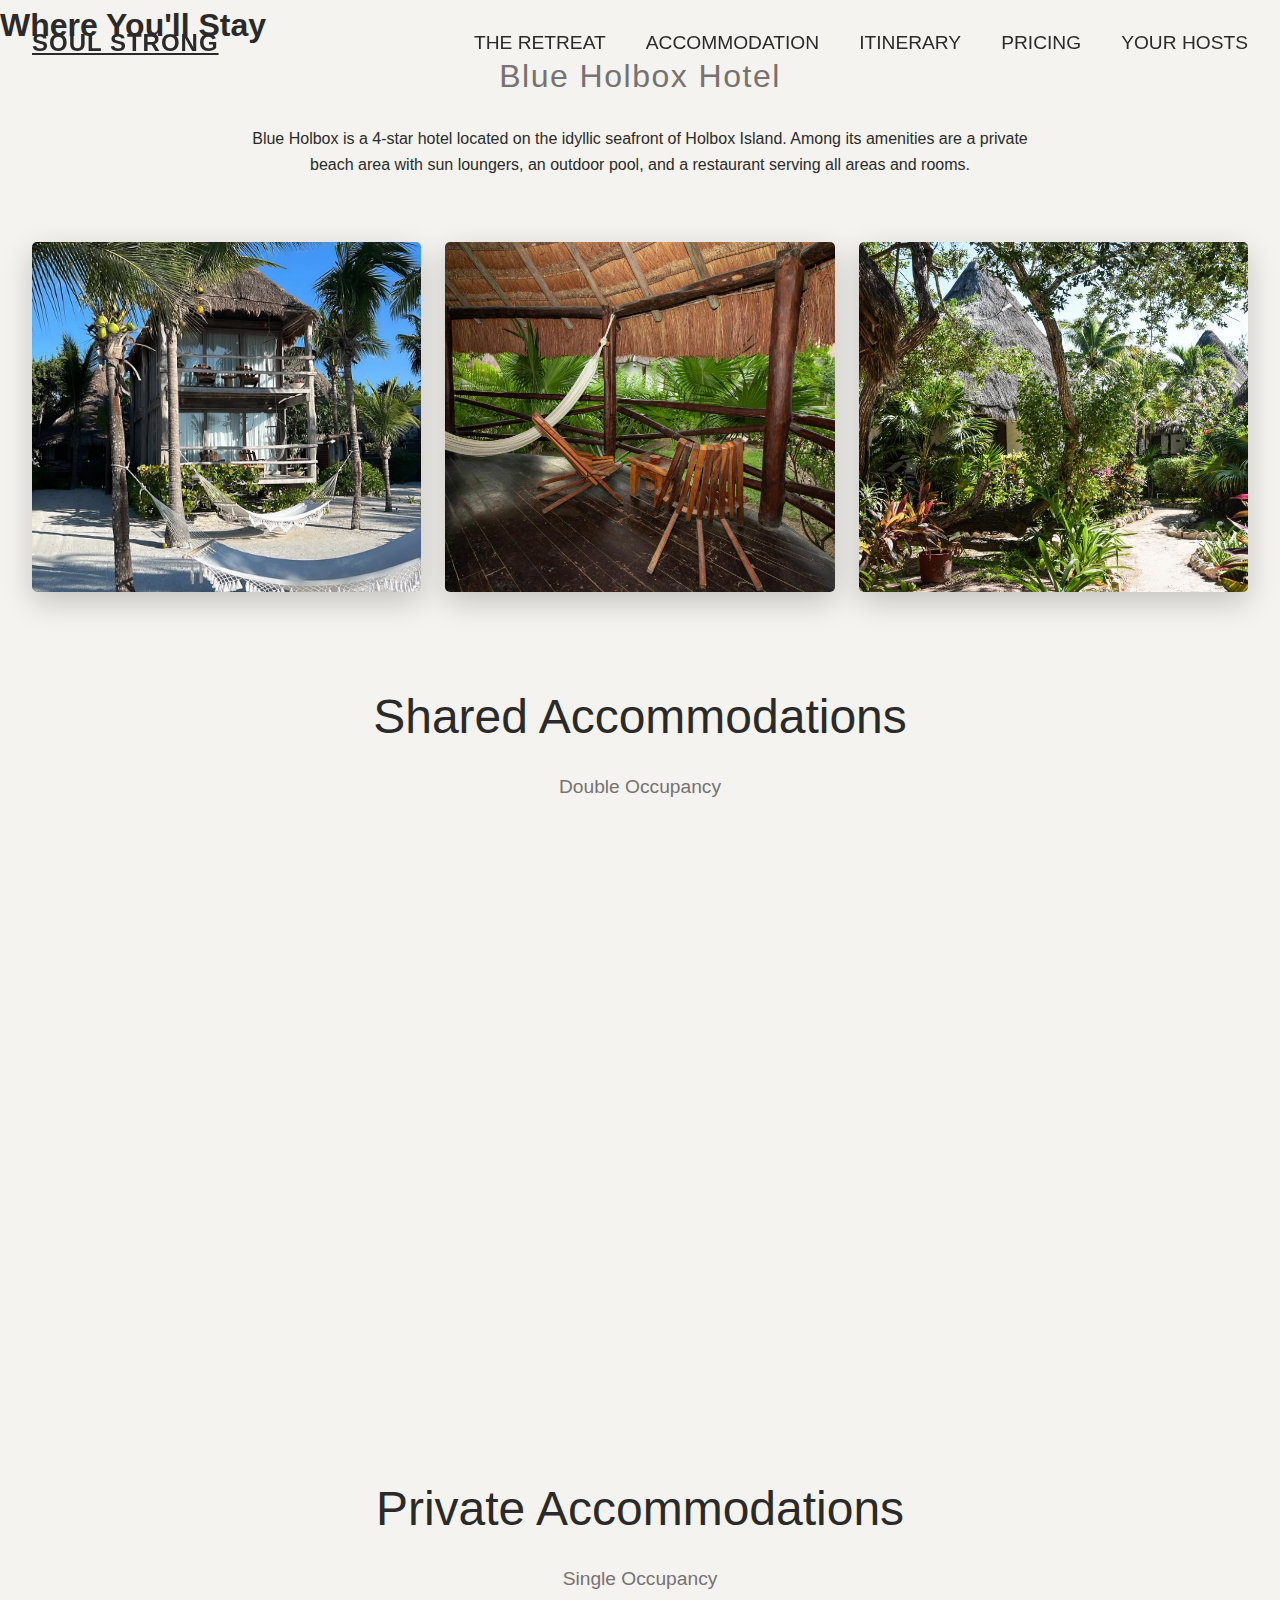
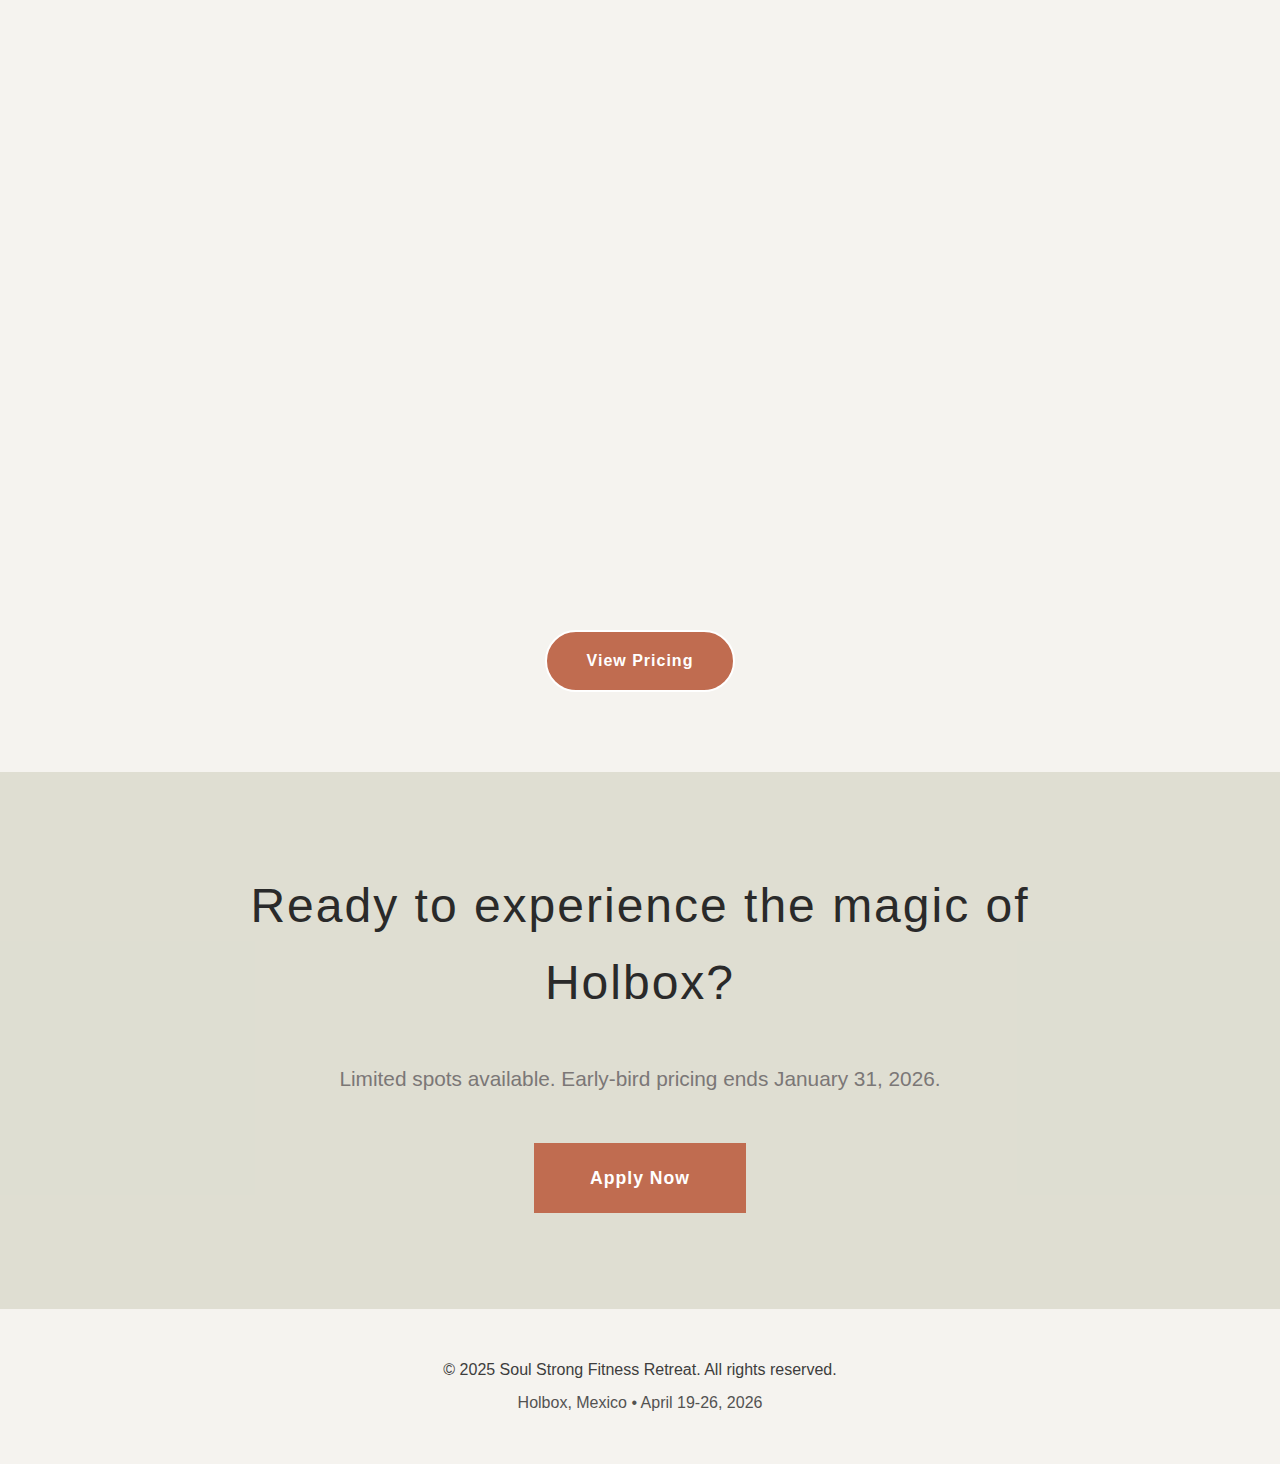
<file: src/html/accommodation.html>
<!DOCTYPE html>
<html lang="en">
<head>
    <meta charset="UTF-8">
    <meta name="viewport" content="width=device-width, initial-scale=1.0">
    <title>Your Hosts - Soul Strong Retreat</title>
    <link rel="stylesheet" href="../css/styles.css">
    <link rel="stylesheet" href="../css/accommodation.css">
</head>

<body>
    <!-- Header -->
    <nav id="navbar">
        <div class="nav-container">
            <a class="nav-logo" href="retreat.html">SOUL STRONG</a>
            <button class="mobile-menu-toggle" id="mobileMenuToggle">☰</button>
            <ul class="nav-links" id="navLinks">
                <li><a href="retreat.html">THE RETREAT</a></li>
                <li><a href="accommodation.html">ACCOMMODATION</a></li>
                <li><a href="itinerary.html">ITINERARY</a></li>
                <li><a href="pricing.html">PRICING</a></li>
                <li><a href="hosts.html">YOUR HOSTS</a></li>
            </ul>
        </div>
    </nav>

    <div class="page">
        <div class="page-hero">
            <h1>Where You'll Stay</h1>
            <p class="hotel-name">Blue Holbox Hotel</p>
            <p class="hotel-description">Blue Holbox is a 4-star hotel located on the idyllic seafront of Holbox Island. Among its amenities are a private beach area with sun loungers, an outdoor pool, and a restaurant serving all areas and rooms.</p>
        </div>

        <section class="accommodation-section" id="accommodation">
            <div class="container">
                <div class="photo-grid">
                    <div class="photo-item">
                        <img src="/assets/hotel3.jpg" alt="Blue Holbox hotel beach">
                    </div>

                    <div class="photo-item">
                        <img src="/assets/hotel4.jpg" alt="Blue Holbox hotel beach">
                    </div>

                    <div class="photo-item">
                        <img src="/assets/hotel1.jpg" alt="Blue Holbox hotel bungalows">
                    </div>
                </div>

                <!-- Shared Accommodations -->
                <div class="accommodation-type-section">
                    <h2 class="section-title">Shared Accommodations</h2>
                    <p class="section-subtitle">Double Occupancy</p>
                    
                    <div class="room-cards">
                        <!-- Bungalow Room -->
                        <div class="room-card">
                            <div class="room-header">
                                <h3>Bungalow with Garden View</h3>
                            </div>
                            
                            <!-- Room Photos -->
                            <div class="room-photos">
                                <div class="room-photo-item">
                                    <img src="/assets/roomA1.jpg" alt="Bungalow bedroom" class="clickable-photo">
                                </div>
                                <div class="room-photo-item">
                                    <img src="/assets/roomA2.jpg" alt="Bungalow outdoor view" class="clickable-photo">
                                </div>
                                <div class="room-photo-item">
                                    <img src="/assets/roomA3.jpg" alt="Bungalow balcony" class="clickable-photo">
                                </div>
                            </div>

                            <div class="room-body">
                                <p class="bed-info">2 Queen Beds</p>
                                <p>The pool with a view is a top feature of this bungalow. Boasting a private entrance, this air-conditioned bungalow comes with 2 queen beds and 1 bathroom with a shower and a hairdryer. The unit has a mini-bar, a balcony with garden views and free wifi.</p>
                            </div>
                        </div>
                    </div>
                </div>

                <!-- Private Accommodations -->
                <div class="accommodation-type-section">
                    <h2 class="section-title">Private Accommodations</h2>
                    <p class="section-subtitle">Single Occupancy</p>
                    
                    <div class="room-cards">
                        <!-- Standard King Room -->
                        <div class="room-card">
                            <div class="room-header">
                                <h3>Standard King Room</h3>
                            </div>
                            
                            <!-- Room Photos -->
                            <div class="room-photos">
                                <div class="room-photo-item">
                                    <img src="/assets/roomB1.jpg" alt="Standard King Room" class="clickable-photo">
                                </div>
                                <div class="room-photo-item">
                                    <img src="/assets/roomB2.jpg" alt="Standard King Room" class="clickable-photo">
                                </div>
                                <div class="room-photo-item">
                                    <img src="/assets/roomB3.jpg" alt="Standard King Room" class="clickable-photo">
                                </div>
                            </div>

                            <div class="room-body">
                                <p class="bed-info">1 King Bed</p>
                                <p>The double room offers air conditioning, a private entrance, a terrace with garden views as well as a private bathroom, mini-bar and free wifi. The unit has 1 bed.</p>
                            </div>
                        </div>

                        <!-- King Room with Sea View -->
                        <div class="room-card">
                            <div class="room-header">
                                <h3>King Room with Sea View</h3>
                            </div>
                            
                            <!-- Room Photos -->
                            <div class="room-photos">
                                <div class="room-photo-item">
                                    <img src="/assets/roomC1.jpg" alt="Sea View King Room" class="clickable-photo">
                                </div>
                                <div class="room-photo-item">
                                    <img src="/assets/roomC2.jpg" alt="Sea View King Room" class="clickable-photo">
                                </div>
                                <div class="room-photo-item">
                                    <img src="/assets/roomB3.jpg" alt="Sea View King Room" class="clickable-photo">
                                </div>
                            </div>

                            <div class="room-body">
                                <p class="bed-info">1 King Bed</p>
                                <p>The double room offers air conditioning, a private entrance, a terrace with sea views as well as a private bathroom, mini-bar and free wifi. The unit has 1 bed.</p>
                            </div>
                        </div>
                    </div>
                </div>          
            
                <div style="text-align: center; margin-top: 3rem;">
                    <a href="pricing.html" class="pricing-btn">View Pricing</a>
                </div>
            </div>
        </section>

            <!-- Lightbox Modal -->
        <div id="lightbox" class="lightbox">
            <span class="lightbox-close">&times;</span>
            <img class="lightbox-content" id="lightbox-img">
            <div class="lightbox-caption" id="lightbox-caption"></div>
            <button class="lightbox-prev">&#10094;</button>
            <button class="lightbox-next">&#10095;</button>
        </div>
    </div>

    <section class="cta">
        <div class="cta-content">
            <h2 class="section-title">Ready to experience the magic of Holbox?</h2>
            <p class="section-subtitle">Limited spots available. Early-bird pricing ends January 31, 2026.</p>
            <a href="https://forms.gle/woLL6jXxhSYoFg6y8" target="_blank" class="btn">Apply Now</a>
        </div>
    </section>

    <footer>
        <p>&copy; 2025 Soul Strong Fitness Retreat. All rights reserved.</p>
        <p style="margin-top: 0.5rem; opacity: 0.8;">Holbox, Mexico • April 19-26, 2026</p>
    </footer>

    <script src="../js/main.js"></script>
    
</body>
</file>
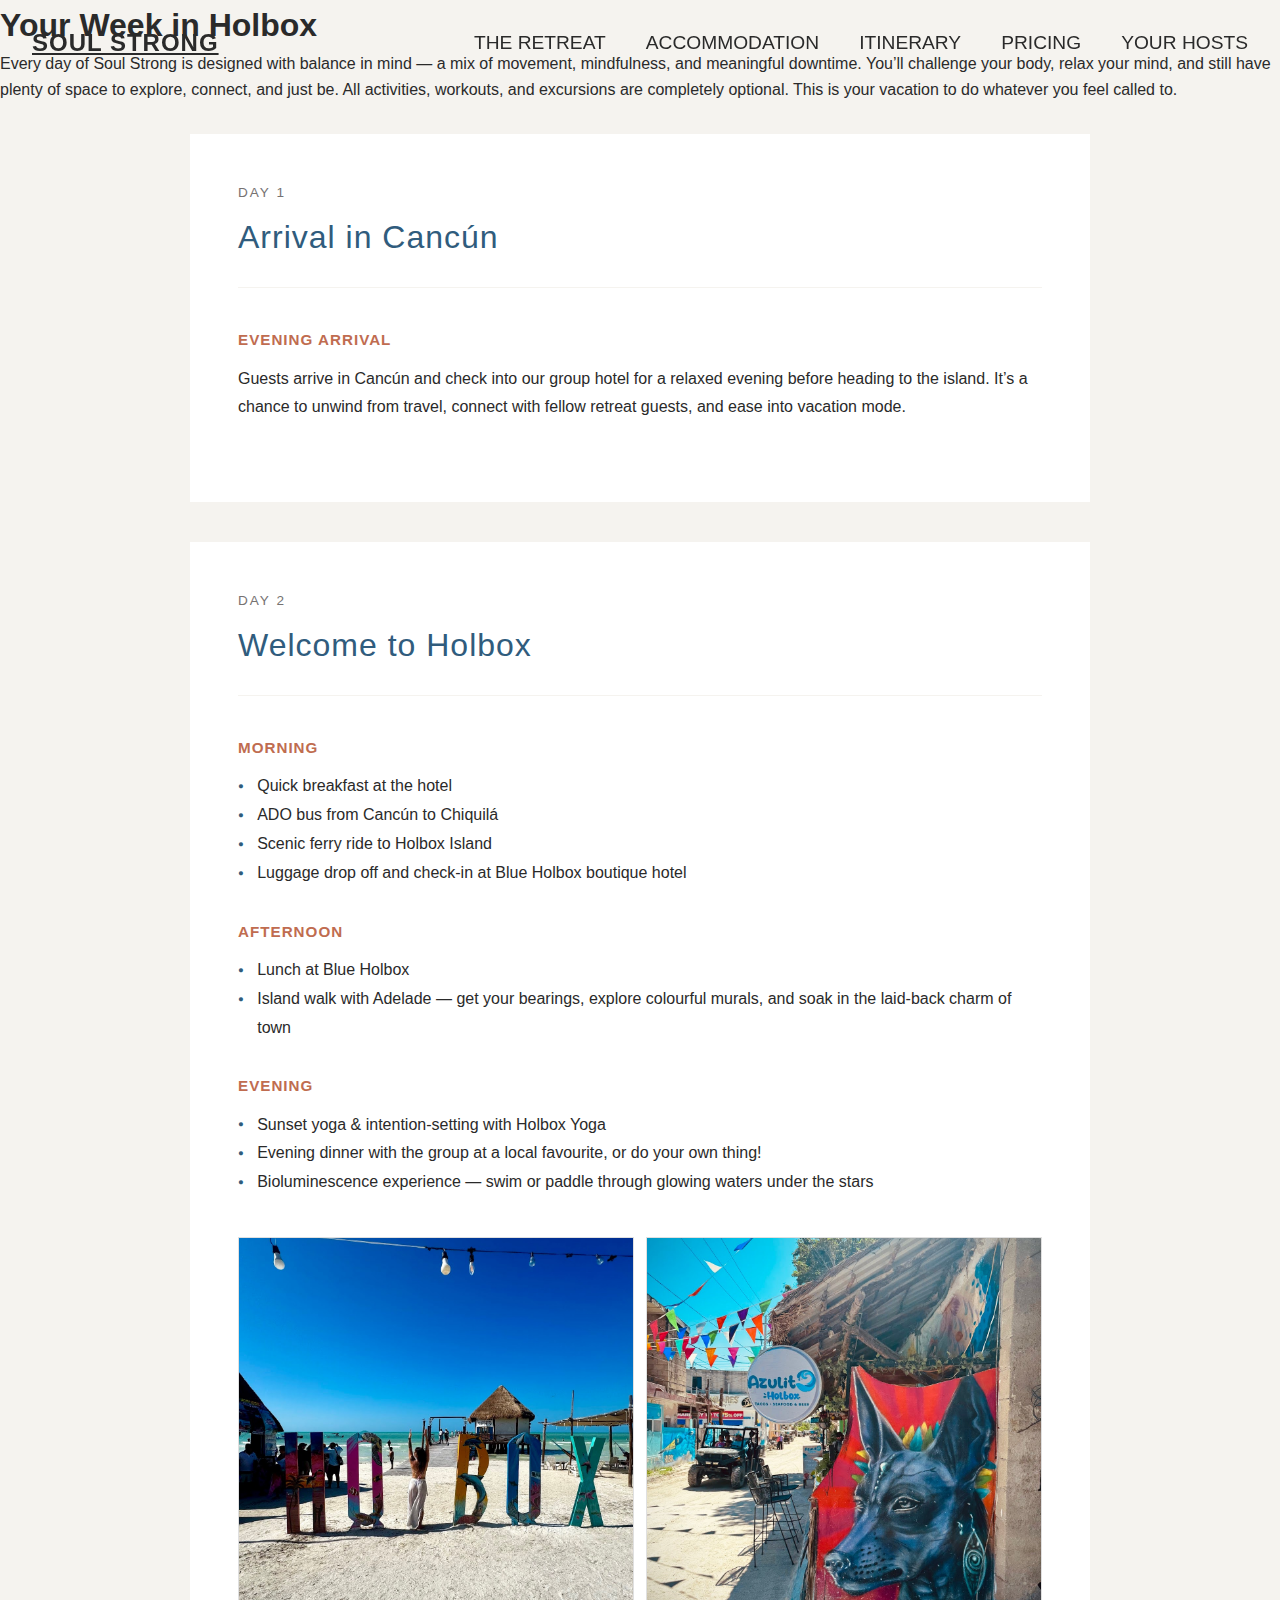
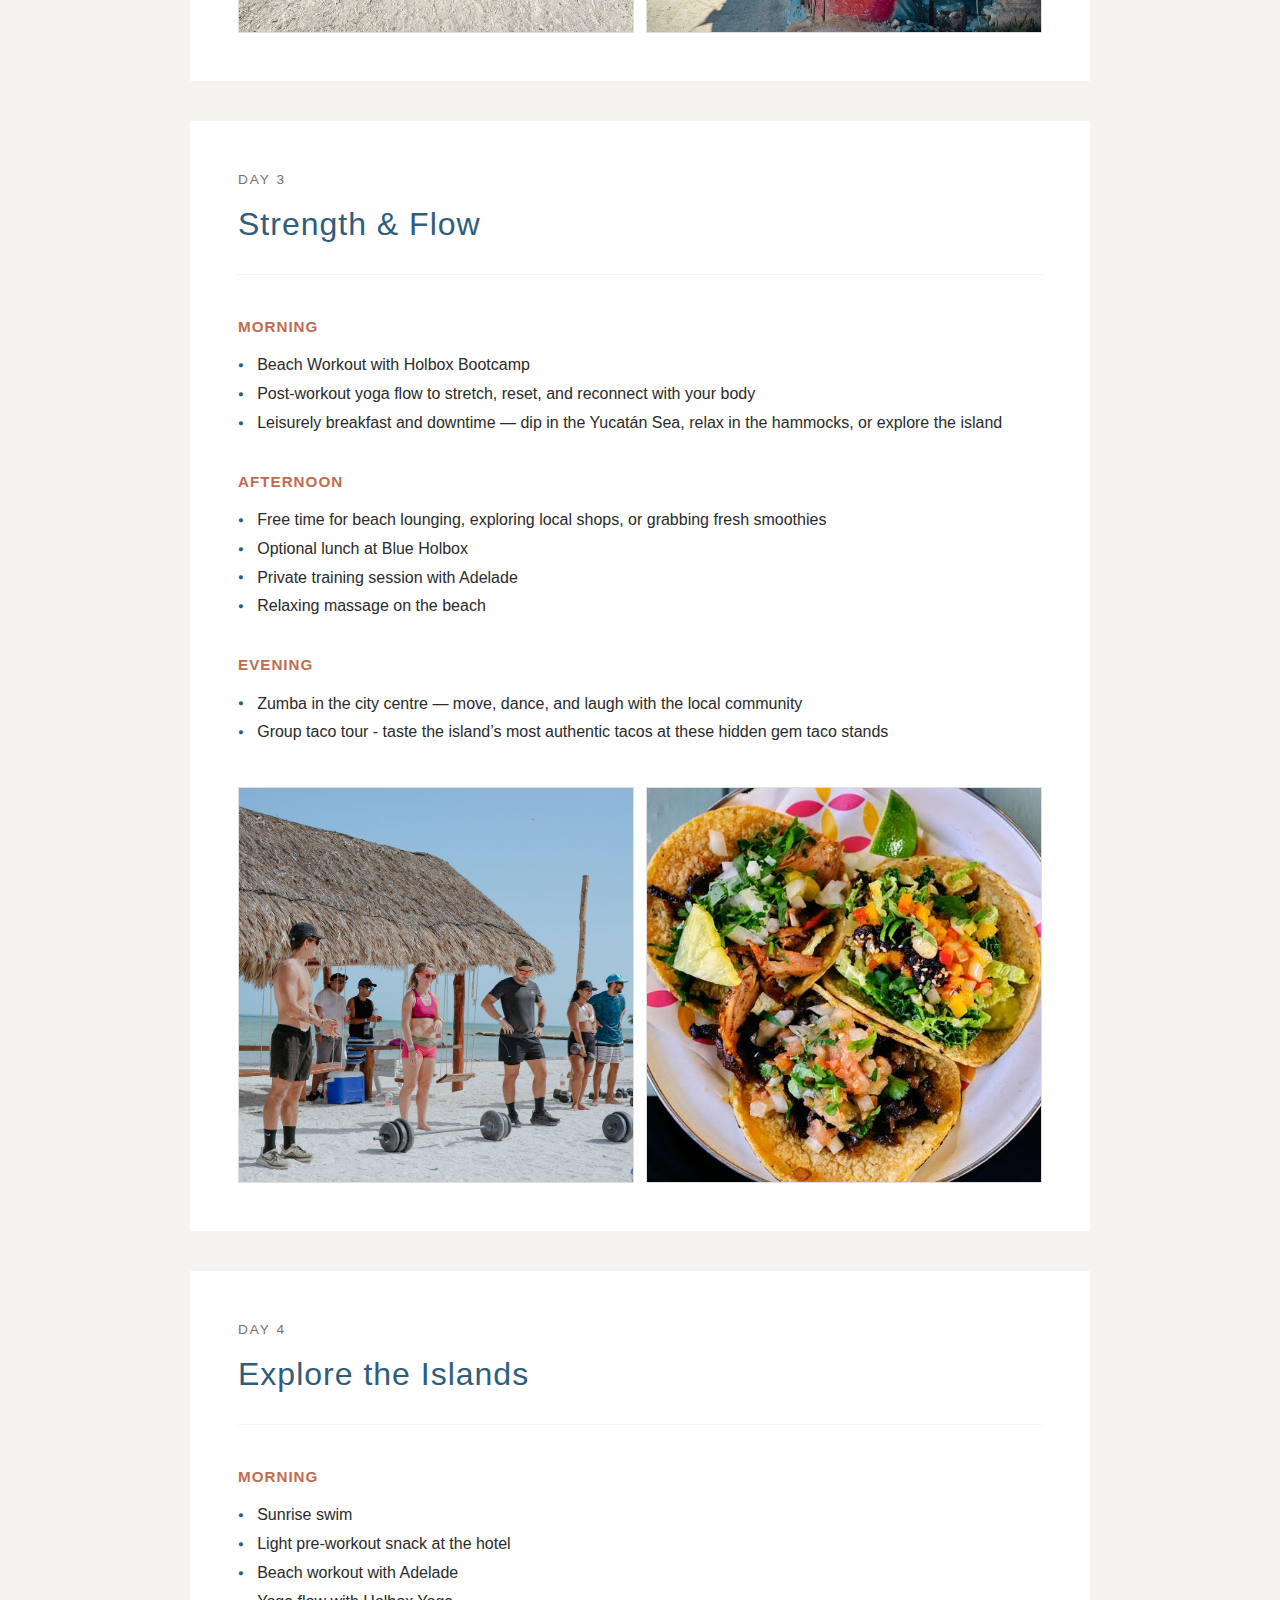
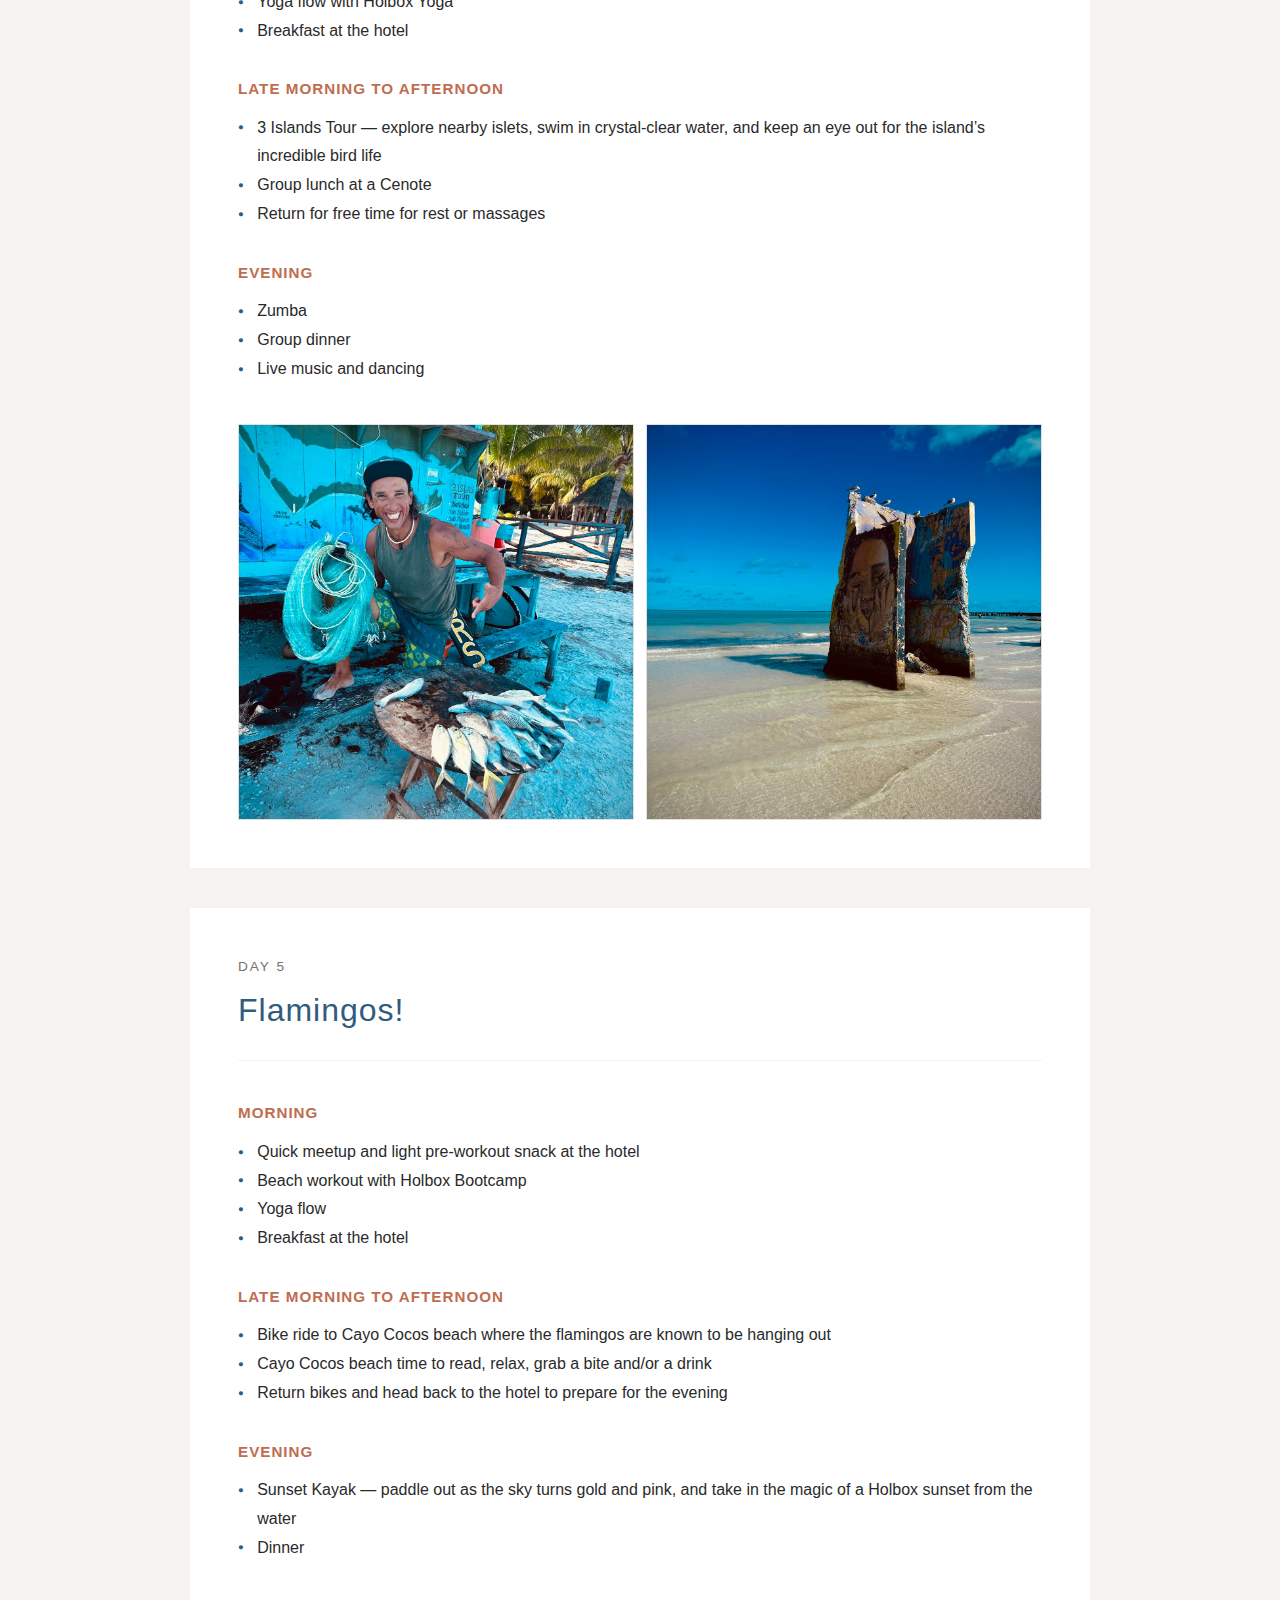
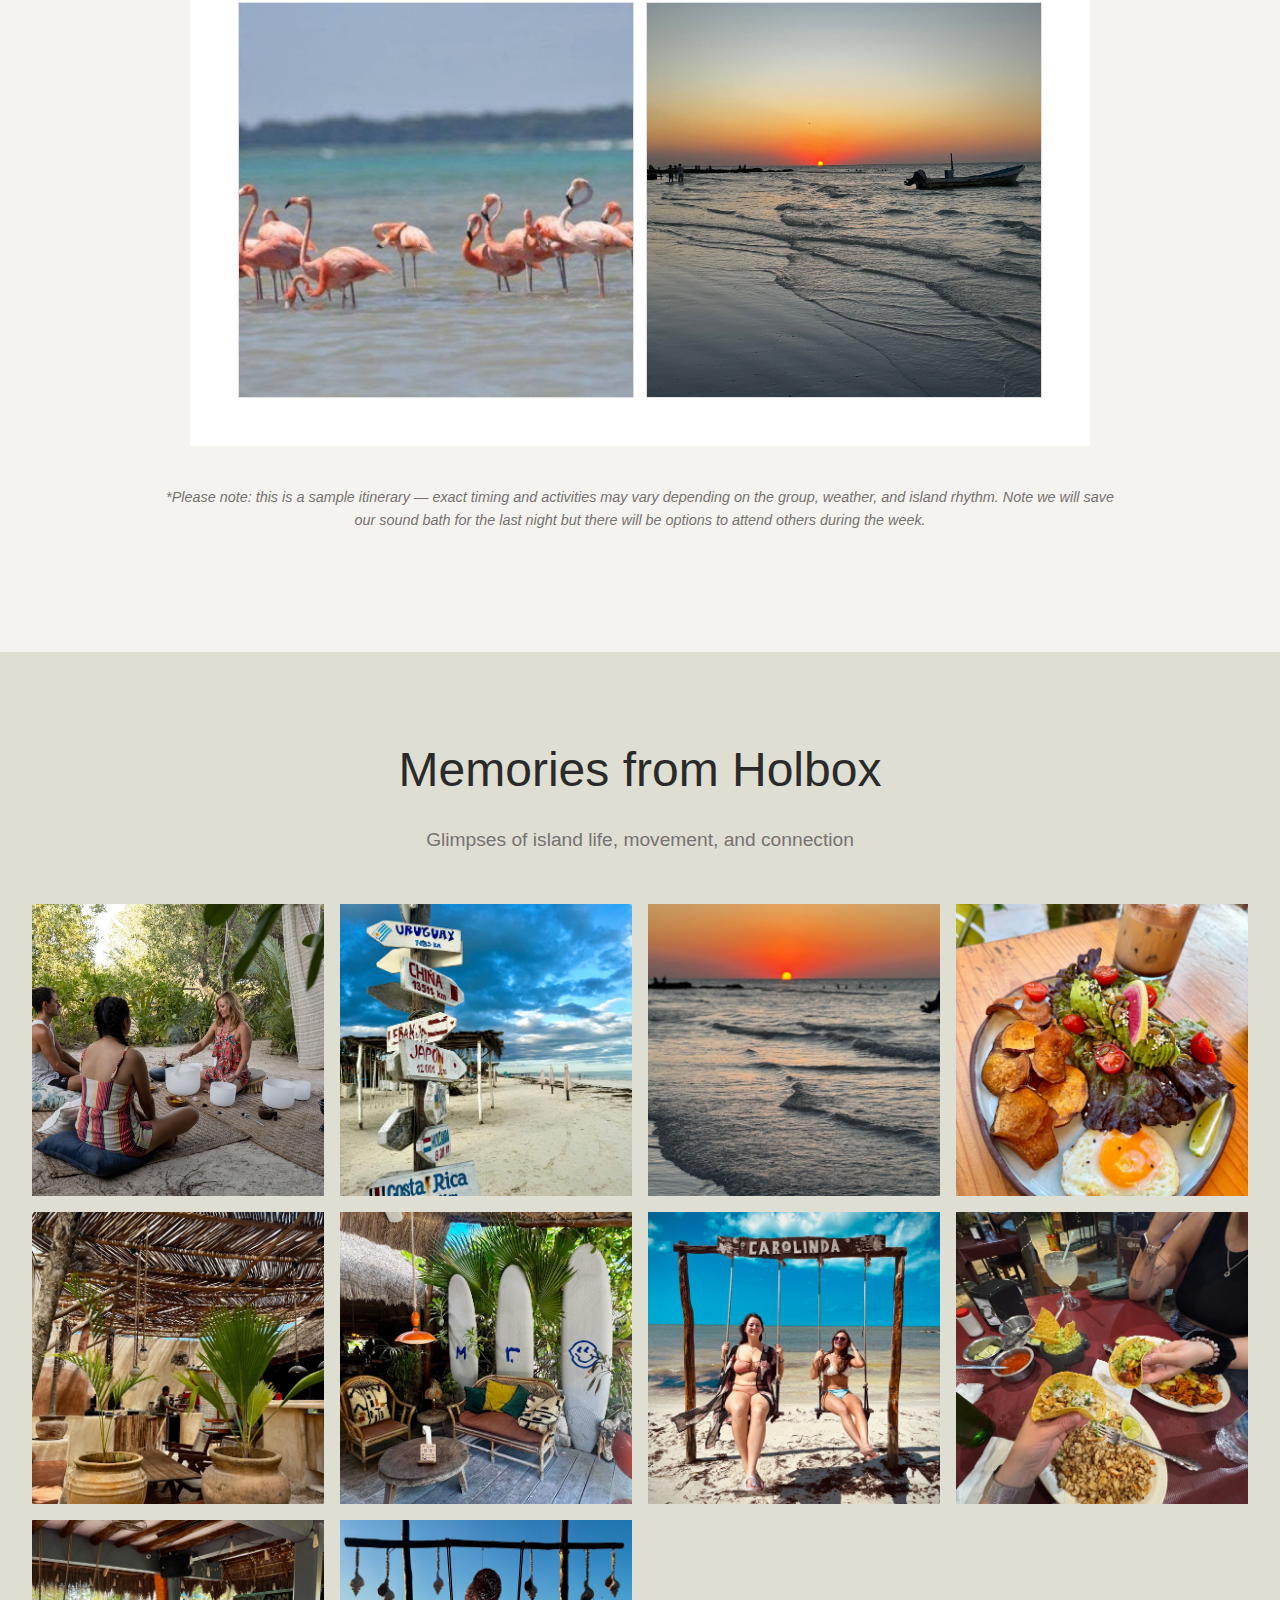
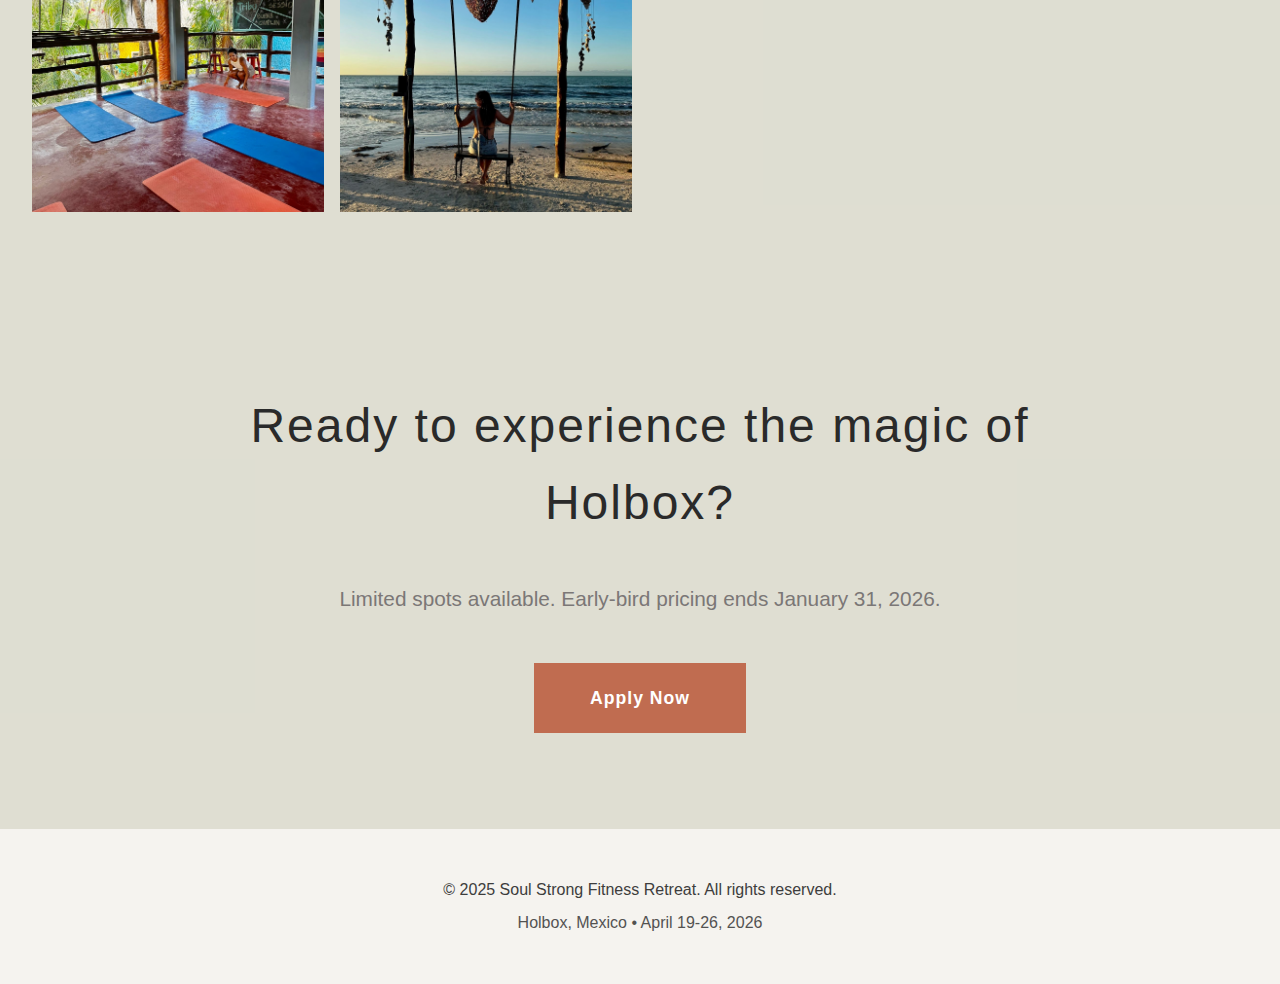
<file: src/html/itinerary.html>
<!DOCTYPE html>
<html lang="en">
<head>
    <meta charset="UTF-8">
    <meta name="viewport" content="width=device-width, initial-scale=1.0">
    <title>Itinerary - Soul Strong Retreat</title>
    <link rel="stylesheet" href="../css/styles.css">
    <link rel="stylesheet" href="../css/itinerary.css">
</head>
<body>
    <!-- Header -->
    <nav id="navbar">
        <div class="nav-container">
            <a class="nav-logo" href="retreat.html">SOUL STRONG</a>
            <button class="mobile-menu-toggle" id="mobileMenuToggle">☰</button>
            <ul class="nav-links" id="navLinks">
                <li><a href="retreat.html">THE RETREAT</a></li>
                <li><a href="accommodation.html">ACCOMMODATION</a></li>
                <li><a href="itinerary.html">ITINERARY</a></li>
                <li><a href="pricing.html">PRICING</a></li>
                <li><a href="hosts.html">YOUR HOSTS</a></li>
            </ul>
        </div>
    </nav>

    <div class="page">
        <!-- Hero Section -->
        <div class="page-hero">
            <h1>Your Week in Holbox</h1>
            <p>Every day of Soul Strong is designed with balance in mind — a mix of movement, mindfulness, and meaningful downtime. You’ll challenge your body, relax your mind, and still have plenty of space to explore, connect, and just be. All activities, workouts, and excursions are completely optional. This is your vacation to do whatever you feel called to.</p>
        </div>

        <!-- Itinerary Days -->
        <section class="itinerary-section">
            <div class="container">
                
                <!-- Day 1 -->
                <div class="day-card">
                    <div class="day-header">
                        <div class="day-number">Day 1</div>
                        <h2>Arrival in Cancún</h2>
                    </div>
                    
                    <div class="day-content">
                        <div class="time-block">
                            <div class="time-label">Evening Arrival</div>
                            <p>Guests arrive in Cancún and check into our group hotel for a relaxed evening before heading to the island. It’s a chance to unwind from travel, connect with fellow retreat guests, and ease into vacation mode.</p>
                        </div>
                    </div>
                </div>

                <!-- Day 2 -->
                <div class="day-card">
                    <div class="day-header">
                        <div class="day-number">Day 2</div>
                        <h2>Welcome to Holbox</h2>
                    </div>
                    
                    <div class="day-content">
                        <div class="time-block">
                            <div class="time-label">Morning</div>
                            <ul>
                                <li>Quick breakfast at the hotel</li>
                                <li>ADO bus from Cancún to Chiquilá</li>
                                <li>Scenic ferry ride to Holbox Island</li>
                                <li>Luggage drop off and check-in at Blue Holbox boutique hotel</li>
                            </ul>
                        </div>

                        <div class="time-block">
                            <div class="time-label">Afternoon</div>
                            <ul>
                                <li>Lunch at Blue Holbox</li>
                                <li>Island walk with Adelade — get your bearings, explore colourful murals, and soak in the laid-back charm of town</li>
                            </ul>
                        </div>

                        <div class="time-block">
                            <div class="time-label">Evening</div>
                            <ul>
                                <li>Sunset yoga & intention-setting with Holbox Yoga</li>
                                <li>Evening dinner with the group at a local favourite, or do your own thing!</li>
                                <li>Bioluminescence experience — swim or paddle through glowing waters under the stars</li>
                            </ul>
                        </div>

                        <div class="day-gallery">
                            <img src="../../assets/itinerary/day2_1.jpg">
                            <img src="../../assets/itinerary/day2_2.jpg">
                        </div>
                    </div>
                </div>

                <!-- Day 3 -->
                <div class="day-card">
                    <div class="day-header">
                        <div class="day-number">Day 3</div>
                        <h2>Strength & Flow</h2>
                    </div>
                    
                    <div class="day-content">
                        <div class="time-block">
                            <div class="time-label">Morning</div>
                            <ul>
                                <li>Beach Workout with Holbox Bootcamp</li>
                                <li>Post-workout yoga flow to stretch, reset, and reconnect with your body</li>
                                <li>Leisurely breakfast and downtime — dip in the Yucatán Sea, relax in the hammocks, or explore the island</li>
                            </ul>
                        </div>

                        <div class="time-block">
                            <div class="time-label">Afternoon</div>
                            <ul>
                                <li>Free time for beach lounging, exploring local shops, or grabbing fresh smoothies</li>
                                <li>Optional lunch at Blue Holbox</li>
                                <li>Private training session with Adelade</li>
                                <li>Relaxing massage on the beach</li>
                            </ul>
                        </div>

                        <div class="time-block">
                            <div class="time-label">Evening</div>
                            <ul>
                                <li>Zumba in the city centre — move, dance, and laugh with the local community</li>
                                <li>Group taco tour - taste the island’s most authentic tacos at these hidden gem taco stands</li>
                            </ul>
                        </div>

                        <div class="day-gallery">
                            <img src="../../assets/itinerary/day3_1.jpg">
                            <img src="../../assets/itinerary/day3_2.jpg">
                        </div>
                    </div>
                </div>

                <!-- Day 4 -->
                <div class="day-card">
                    <div class="day-header">
                        <div class="day-number">Day 4</div>
                        <h2>Explore the Islands</h2>
                    </div>
                    
                    <div class="day-content">
                        <div class="time-block">
                            <div class="time-label">Morning</div>
                            <ul>
                                <li>Sunrise swim </li>
                                <li>Light pre-workout snack at the hotel</li>
                                <li>Beach workout with Adelade</li>
                                <li>Yoga flow with Holbox Yoga</li>
                                <li>Breakfast at the hotel</li>
                            </ul>
                        </div>

                        <div class="time-block">
                            <div class="time-label">Late Morning to Afternoon</div>
                            <ul>
                                <li>3 Islands Tour — explore nearby islets, swim in crystal-clear water, and keep an eye out for the island’s incredible bird life</li>
                                <li>Group lunch at a Cenote</li>
                                <li>Return for free time for rest or massages</li>
                            </ul>
                        </div>

                        <div class="time-block">
                            <div class="time-label">Evening</div>
                            <ul>
                                <li>Zumba</li>
                                <li>Group dinner</li>
                                <li>Live music and dancing</li>
                            </ul>
                        </div>

                        <div class="day-gallery">
                            <img src="../../assets/itinerary/day4_1.jpg">
                            <img src="../../assets/itinerary/day4_2.jpg">
                        </div>
                    </div>
                </div>

                <!-- Day 5 -->
                <div class="day-card">
                    <div class="day-header">
                        <div class="day-number">Day 5</div>
                        <h2>Flamingos!</h2>
                    </div>
                    
                    <div class="day-content">
                        <div class="time-block">
                            <div class="time-label">Morning</div>
                            <ul>
                                <li>Quick meetup and light pre-workout snack at the hotel</li>
                                <li>Beach workout with Holbox Bootcamp</li>
                                <li>Yoga flow</li>
                                <li>Breakfast at the hotel</li>
                            </ul>
                        </div>

                        <div class="time-block">
                            <div class="time-label">Late Morning to Afternoon</div>
                            <ul>
                                <li>Bike ride to Cayo Cocos beach where the flamingos are known to be hanging out</li>
                                <li>Cayo Cocos beach time to read, relax, grab a bite and/or a drink</li>
                                <li>Return bikes and head back to the hotel to prepare for the evening</li>
                            </ul>
                        </div>

                        <div class="time-block">
                            <div class="time-label">Evening</div>
                            <ul>
                                <li>Sunset Kayak — paddle out as the sky turns gold and pink, and take in the magic of a Holbox sunset from the water</li>
                                <li>Dinner</li>
                            </ul>
                        </div>

                        <div class="day-gallery">
                            <img src="../../assets/itinerary/day5_2.jpg">
                            <img src="../../assets/itinerary/day5_3.jpg">
                        </div>
                    </div>
                </div>

            </div>
        <p class="itinerary-note">*Please note: this is a sample itinerary — exact timing and activities may vary depending on the group, weather, and island rhythm. Note we will save our sound bath for the last night but there will be options to attend others during the week.</p>
        </section>

        <!-- Photo Gallery -->
        <section class="photo-gallery-section">
            <div class="container">
                <h2 class="section-title">Memories from Holbox</h2>
                <p class="section-subtitle">Glimpses of island life, movement, and connection</p>
                
                <div class="photo-gallery">
                    <div class="gallery-item">
                        <img src="../../assets/itinerary/gallery1.jpg">
                    </div>
                    <div class="gallery-item">
                        <img src="../../assets/itinerary/gallery2.jpg">
                    </div>
                    <div class="gallery-item">
                        <img src="../../assets/itinerary/gallery3.jpg">
                    </div>
                    <div class="gallery-item">
                        <img src="../../assets/itinerary/gallery4.jpg">
                    </div>
                    <div class="gallery-item">
                        <img src="../../assets/itinerary/gallery5.jpg">
                    </div>
                    <div class="gallery-item">
                        <img src="../../assets/itinerary/gallery6.jpg">
                    </div>
                    <div class="gallery-item">
                        <img src="../../assets/itinerary/gallery7.jpg">
                    </div>
                    <div class="gallery-item">
                        <img src="../../assets/itinerary/gallery9.jpg">
                    </div>
                    <div class="gallery-item">
                        <img src="../../assets/itinerary/gallery8.jpg">
                    </div>
                    <div class="gallery-item">
                        <img src="../../assets/itinerary/gallery10.jpg">
                    </div>
                </div>
            </div>
        </section>
    </div>

    <section class="cta">
        <div class="cta-content">
            <h2 class="section-title">Ready to experience the magic of Holbox?</h2>
            <p class="section-subtitle">Limited spots available. Early-bird pricing ends January 31, 2026.</p>
            <a href="https://forms.gle/woLL6jXxhSYoFg6y8" target="_blank" class="btn">Apply Now</a>
        </div>
    </section>

    <!-- Footer -->
    <footer>
        <p>&copy; 2025 Soul Strong Fitness Retreat. All rights reserved.</p>
        <p style="margin-top: 0.5rem; opacity: 0.8;">Holbox, Mexico • April 19-26, 2026</p>
    </footer>

    <script src="../js/main.js"></script>
</body>
</html>
</file>
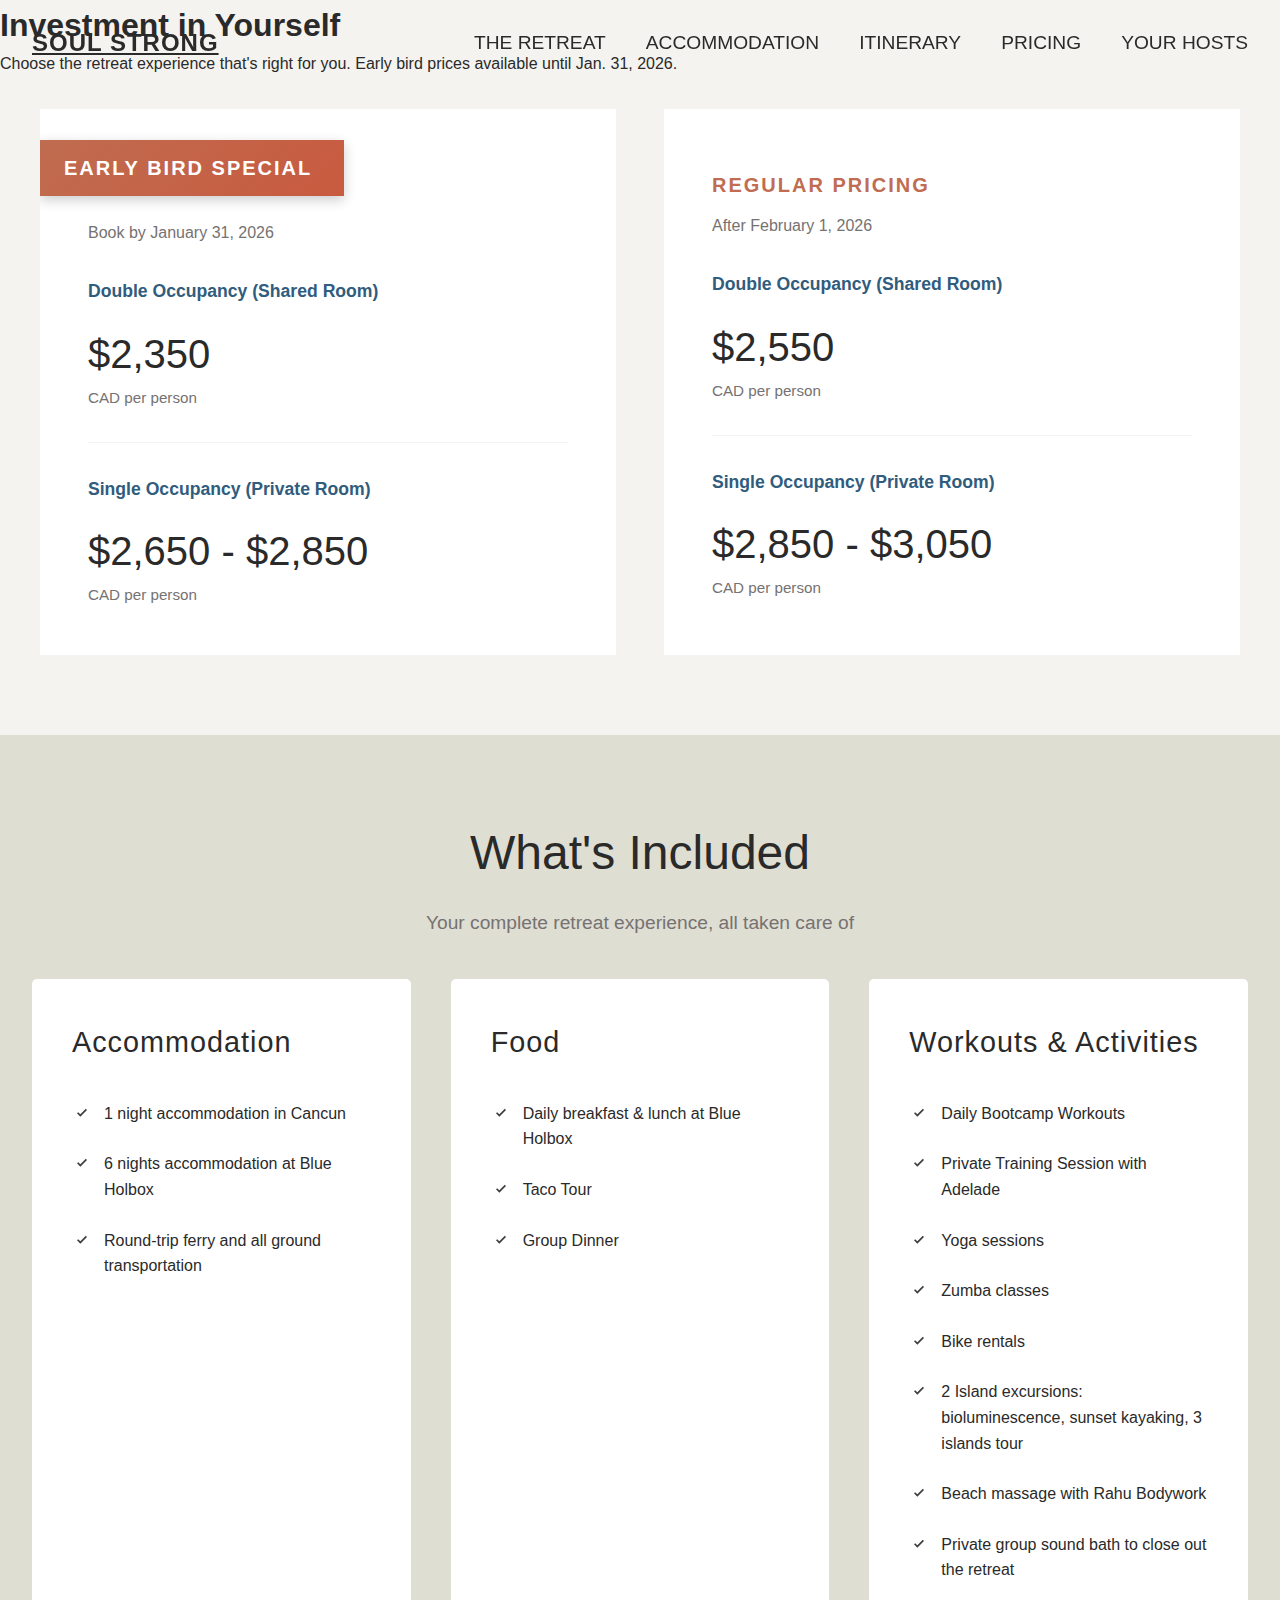
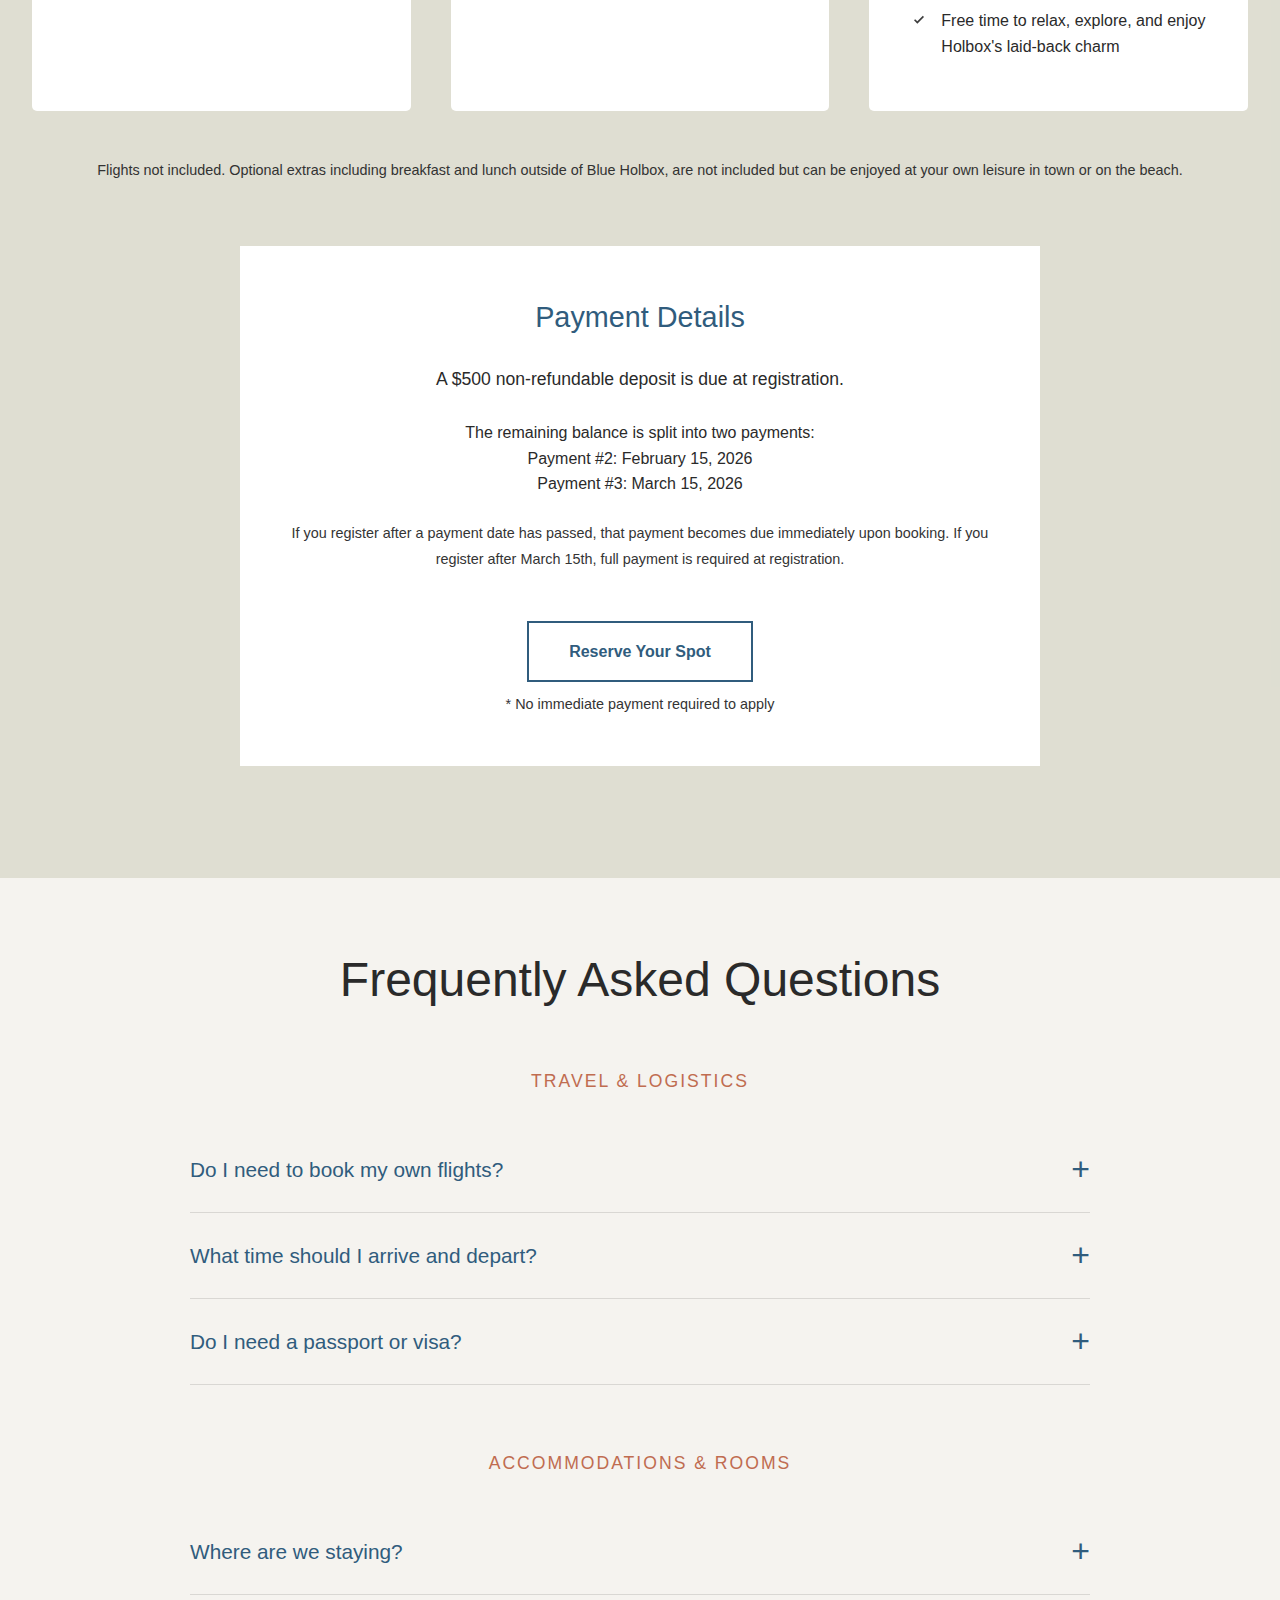
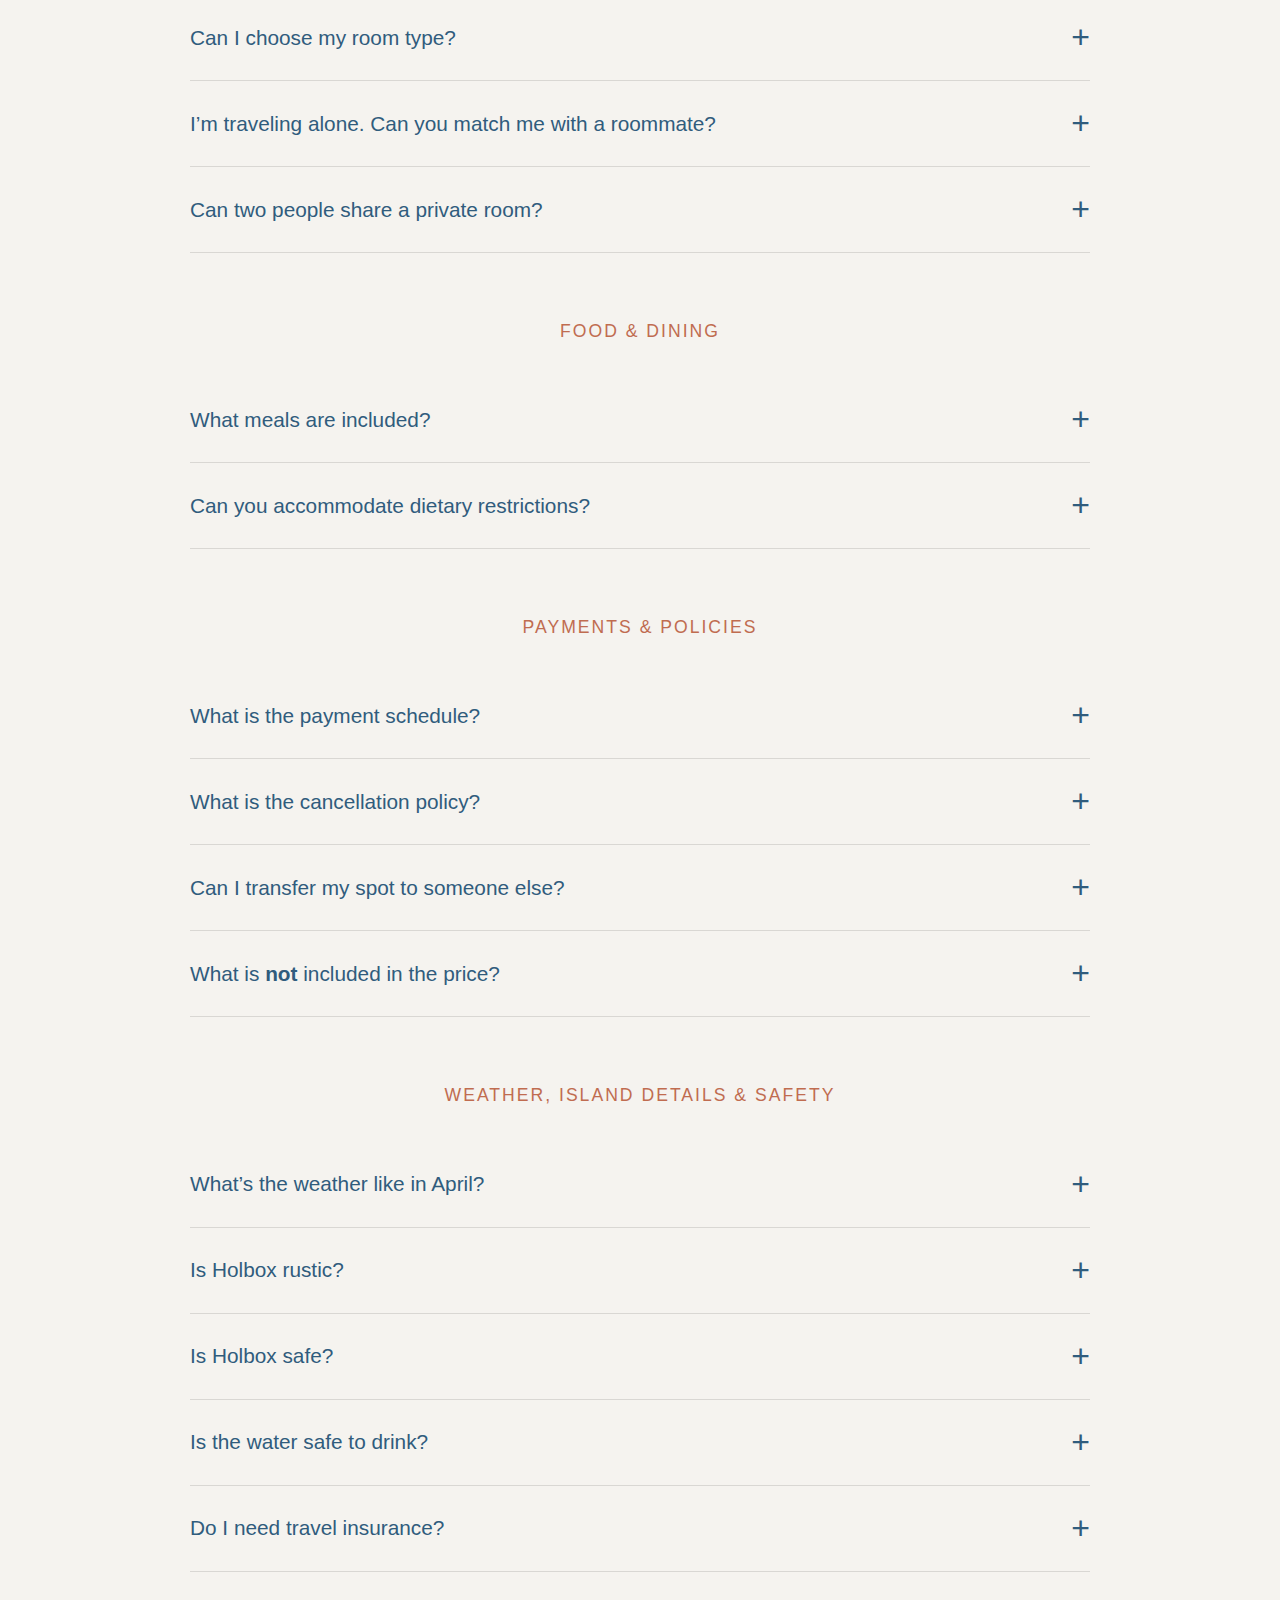
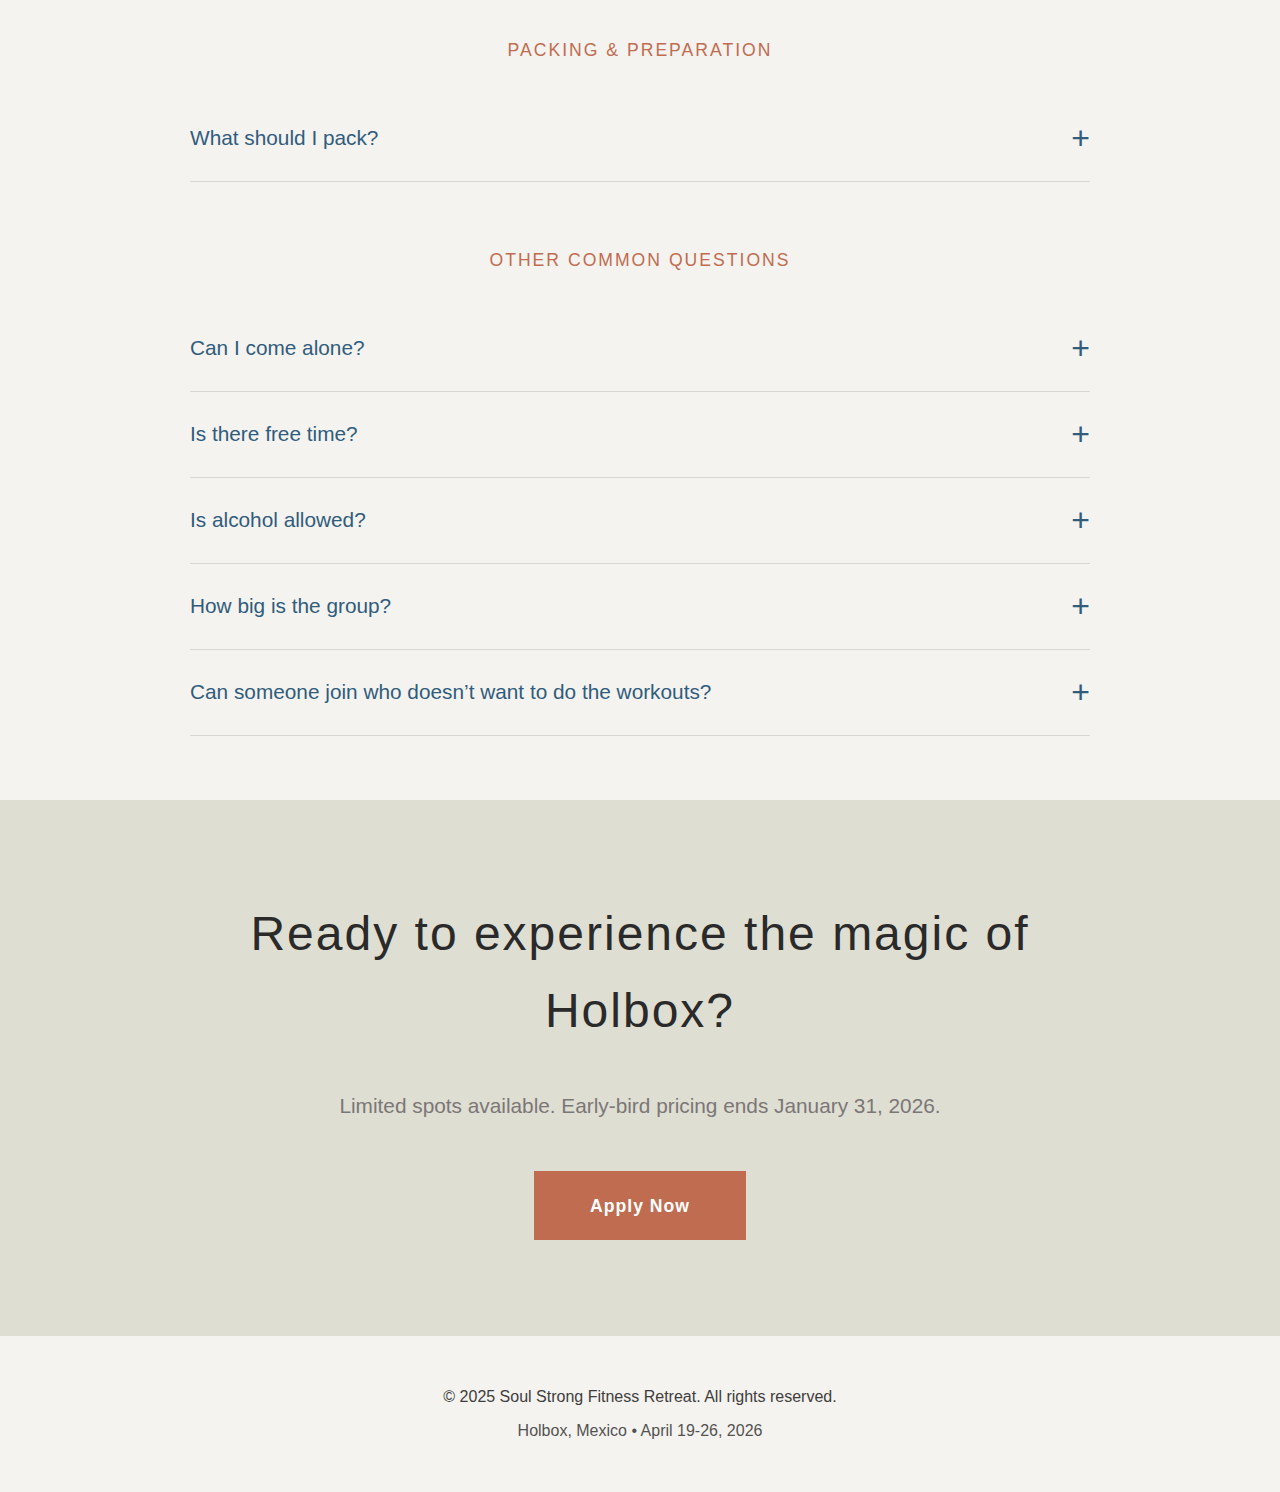
<file: src/html/pricing.html>
<!DOCTYPE html>
<html lang="en">
<head>
    <meta charset="UTF-8">
    <meta name="viewport" content="width=device-width, initial-scale=1.0">
    <title>Pricing - Soul Strong Retreat</title>
    <link rel="stylesheet" href="../css/styles.css">
    <link rel="stylesheet" href="../css/pricing.css">
</head>
<body>
    <nav id="navbar">
        <div class="nav-container">
            <a class="nav-logo" href="retreat.html">SOUL STRONG</a>
            <button class="mobile-menu-toggle" id="mobileMenuToggle">☰</button>
            <ul class="nav-links" id="navLinks">
                <li><a href="retreat.html">THE RETREAT</a></li>
                <li><a href="accommodation.html">ACCOMMODATION</a></li>
                <li><a href="itinerary.html">ITINERARY</a></li>
                <li><a href="pricing.html">PRICING</a></li>
                <li><a href="hosts.html">YOUR HOSTS</a></li>
            </ul>
        </div>
    </nav>

    <div class="page">
    
        <div class="page-hero">
            <h1>Investment in Yourself</h1>
            <p>Choose the retreat experience that's right for you. Early bird prices available until Jan. 31, 2026.</p>
        </div>

        <section class="pricing-section">
            <div class="pricing-cards">
                <div class="pricing-card">
                    <p class="pricing-label">Early Bird Special</p>
                    <p class="pricing-period">Book by January 31, 2026</p>
                    
                    <div class="price-row">
                        <div class="room-type">Double Occupancy (Shared Room)</div>
                        <div class="price">$2,350</div>
                        <div class="price-subtitle">CAD per person</div>
                    </div>
                    
                    <div class="price-row">
                        <div class="room-type">Single Occupancy (Private Room)</div>
                        <div class="price">$2,650 - $2,850</div>
                        <div class="price-subtitle">CAD per person</div>
                    </div>
                </div>

                <div class="pricing-card">
                    <div class="pricing-label">Regular Pricing</div>
                    <p class="pricing-period">After February 1, 2026</p>
                    
                    <div class="price-row">
                        <div class="room-type">Double Occupancy (Shared Room)</div>
                        <div class="price">$2,550</div>
                        <div class="price-subtitle">CAD per person</div>
                    </div>
                    
                    <div class="price-row">
                        <div class="room-type">Single Occupancy (Private Room)</div>
                        <div class="price">$2,850 - $3,050</div>
                        <div class="price-subtitle">CAD per person</div>
                    </div>
                </div>
            </div>
        </section>

        <section id="included" class="included" id="included">
            <div class="container">
                <h2 class="section-title">What's Included</h2>
                <p class="section-subtitle">Your complete retreat experience, all taken care of</p>
                
                <div class="included-cards">
                    <div class="included-card">
                        <h3>Accommodation</h3>
                        <ul class="included-list">
                            <li>1 night accommodation in Cancun</li>
                            <li>6 nights accommodation at Blue Holbox</li>
                            <li>Round-trip ferry and all ground transportation</li>
                        </ul>
                    </div>

                    <div class="included-card">
                        <h3>Food</h3>
                        <ul class="included-list">
                            <li>Daily breakfast & lunch at Blue Holbox</li>
                            <li>Taco Tour</li>
                            <li>Group Dinner</li>
                        </ul>
                    </div>

                    <div class="included-card">
                        <h3>Workouts & Activities</h3>
                        <ul class="included-list">
                            <li>Daily Bootcamp Workouts</li>
                            <li>Private Training Session with Adelade</li>
                            <li>Yoga sessions</li>
                            <li>Zumba classes</li>
                            <li>Bike rentals</li>
                            <li>2 Island excursions: bioluminescence, sunset kayaking, 3 islands tour</li>
                            <li>Beach massage with Rahu Bodywork</li>
                            <li>Private group sound bath to close out the retreat</li>
                            <li>Free time to relax, explore, and enjoy Holbox's laid-back charm</li>
                        </ul>
                    </div>
                </div>

                <p class="pricing-note">Flights not included. Optional extras including breakfast and lunch outside of Blue Holbox, are not included but can be enjoyed at your own leisure in town or on the beach.</p>
            </div>

            <div class="pricing-details">
                <h3>Payment Details</h3>
                <p> A $500 non-refundable deposit is due at registration. </p>
                <ul> 
                    The remaining balance is split into two payments:
                    <li> Payment #2: February 15, 2026 </li>
                    <li> Payment #3: March 15, 2026 </li>
                </ul>

                <p class="payment-note">If you register after a payment date has passed, that payment becomes due immediately upon booking. If you register after March 15th, full payment is required at registration.</p>

                <a href="https://forms.gle/woLL6jXxhSYoFg6y8" target="_blank" class="back-btn">Reserve Your Spot</a>
                <p class="payment-note" style="padding-top: 10px;">* No immediate payment required to apply</p>
            </div>
        </section>
        
        <section class="faq-section">
            <div class="container">
                <h2 class="section-title">Frequently Asked Questions</h2>
                
                <!-- Category: About the Retreat -->
                <div class="faq-category">
                    <h3 class="faq-category-title">Travel & Logistics</h3>
                    
                    <div class="faq-item">
                        <button class="faq-question">
                            <span>Do I need to book my own flights?</span>
                            <span class="faq-icon">+</span>
                        </button>
                        <div class="faq-answer">
                            Yes. Flights are not included. You’ll fly into Cancún International Airport (CUN) on April 19th, 2026. We’ll confirm the Cancun hotel for everyone to meet at, closer to the date. From there, all group transportation to Holbox and back to Cancun on your return day, is covered.
                        </div>
                    </div>

                    <div class="faq-item">
                        <button class="faq-question">
                            <span>What time should I arrive and depart?</span>
                            <span class="faq-icon">+</span>
                        </button>
                        <div class="faq-answer">
                            <p><b>Arrival</b>: Anytime on April 19th. We stay at a hotel (hotel TBD) overnight in Cancún close to the bus station</p>
                            <p> <b>Departure</b>: Book your flight after 3:00 PM on April 26 to allow enough time for the ferry + shuttle + airport check-in.</p>
                        </div>
                    </div>

                    <div class="faq-item">
                        <button class="faq-question">
                            <span>Do I need a passport or visa?</span>
                            <span class="faq-icon">+</span>
                        </button>
                        <div class="faq-answer">
                            A valid passport is required and must expire at least 6 months after travel.
                        </div>
                    </div>    
                </div>
                
                <!-- Category: Accommodations & Rooms -->
                <div class="faq-category">
                    <h3 class="faq-category-title">Accommodations & Rooms</h3>
                    
                    <div class="faq-item">
                        <button class="faq-question">
                            <span>Where are we staying?</span>
                            <span class="faq-icon">+</span>
                        </button>
                        <div class="faq-answer">
                            One night in Cancún followed by six nights at Blue Holbox, a boutique beachfront hotel with daily breakfast and lunch included.
                        </div>
                    </div>

                    <div class="faq-item">
                        <button class="faq-question">
                            <span>Can I choose my room type?</span>
                            <span class="faq-icon">+</span>
                        </button>
                        <div class="faq-answer">
                            Yes — choose from double occupancy, private garden-view, or private sea-view rooms (first come, first served).
                        </div>
                    </div>

                    <div class="faq-item">
                        <button class="faq-question">
                            <span>I’m traveling alone. Can you match me with a roommate?</span>
                            <span class="faq-icon">+</span>
                        </button>
                        <div class="faq-answer">
                            Yes — if you choose double occupancy.
                        </div>
                    </div>

                    <div class="faq-item">
                        <button class="faq-question">
                            <span>Can two people share a private room?</span>
                            <span class="faq-icon">+</span>
                        </button>
                        <div class="faq-answer">
                            Yes. Just indicate this on your registration form.
                        </div>
                    </div>
     
                </div>


                <!-- Category: Food & Dining -->
                <div class="faq-category">
                    <h3 class="faq-category-title">Food & Dining</h3>
                    
                    <div class="faq-item">
                        <button class="faq-question">
                            <span>What meals are included?</span>
                            <span class="faq-icon">+</span>
                        </button>
                        <div class="faq-answer">
                            Daily breakfast and lunch is covered at Blue Holbox only, plus a Taco Tour and one group dinner. If you want to enjoy lunch elsewhere, feel free (it will just be your own expense)! Other dinners can be enjoyed with the group or on your own.
                        </div>
                    </div>

                    <div class="faq-item">
                        <button class="faq-question">
                            <span>Can you accommodate dietary restrictions?</span>
                            <span class="faq-icon">+</span>
                        </button>
                        <div class="faq-answer">
                            Yes. Holbox restaurants are very flexible however, you’re responsible for communicating your concerns to the staff as we will not always be eating together. Note** I suggest practicing your Spanish as not all restaurant staff will be fluent in English!
                        </div>
                    </div>
                </div>


                <!-- Category: Payments & Policies -->
                <div class="faq-category">
                    <h3 class="faq-category-title">Payments & Policies</h3>
                    
                    <div class="faq-item">
                        <button class="faq-question">
                            <span>What is the payment schedule?</span>
                            <span class="faq-icon">+</span>
                        </button>
                        <div class="faq-answer">
                            <ul>
                                <li>• $500 non-refundable deposit at registration</li>
                                <li>• Payment #2: January 15, 2026</li>
                                <li>• Payment #3: March 15, 2026 </li>
                            </ul>
                            If you register after a payment date, the missed payment becomes due immediately. After March 15, full payment is required at booking.
                        </div>
                    </div>

                    <div class="faq-item">
                        <button class="faq-question">
                            <span>What is the cancellation policy?</span>
                            <span class="faq-icon">+</span>
                        </button>
                        <div class="faq-answer">
                            Deposits are non-refundable. Additional payments may be partially refundable depending on your cancellation date (full details are in your registration form).
                        </div>
                    </div>

                    <div class="faq-item">
                        <button class="faq-question">
                            <span>Can I transfer my spot to someone else?</span>
                            <span class="faq-icon">+</span>
                        </button>
                        <div class="faq-answer">
                            Yes — you may transfer your spot to another guest at any time before the retreat.
                        </div>
                    </div>

                    <div class="faq-item">
                        <button class="faq-question">
                            <span>What is <b>not</b> included in the price?</span>
                            <span class="faq-icon">+</span>
                        </button>
                        <div class="faq-answer">
                            <ul>
                                <li>Flights</li>
                                <li>Travel Insurance</li>
                                <li>Gratuities (make sure you have pesos, USD not recommended)</li>
                                <li>Additional snacks and dinners (1 dinner and taco tour included)</li>
                                <li>Golf cart/ATV rentals</li>
                                <li>E-bike rentals</li>
                                <li>Additional excursions</li>
                                <li>Alcoholic beverages</li>
                                <li>Additional yoga/wellness practices not listed</li>
                            </ul>
                        </div>
                    </div>
                </div>


                <!-- Category: Weather, Island Details & Safety -->
                <div class="faq-category">
                    <h3 class="faq-category-title">Weather, Island Details & Safety</h3>
                    
                    <div class="faq-item">
                        <button class="faq-question">
                            <span>What’s the weather like in April?</span>
                            <span class="faq-icon">+</span>
                        </button>
                        <div class="faq-answer">
                            Warm, sunny, dry and breezy — typically mid-20s to low-30s °C.
                        </div>
                    </div>

                    <div class="faq-item">
                        <button class="faq-question">
                            <span>Is Holbox rustic?</span>
                            <span class="faq-icon">+</span>
                        </button>
                        <div class="faq-answer">
                            Yes — that’s part of its charm. No cars, sandy streets, golf carts and bikes everywhere. After rain, some streets may flood. It’s relaxed, simple, and slow-paced — If you’re looking for a 5 star luxury retreat, this ain’t it
                        </div>
                    </div>

                    <div class="faq-item">
                        <button class="faq-question">
                            <span>Is Holbox safe?</span>
                            <span class="faq-icon">+</span>
                        </button>
                        <div class="faq-answer">
                            Yes. It’s a very friendly, walkable island with a strong local community. You’ll notice even the night life shuts down pretty early (before 11pm most nights)
                        </div>
                    </div>

                    <div class="faq-item">
                        <button class="faq-question">
                            <span>Is the water safe to drink?</span>
                            <span class="faq-icon">+</span>
                        </button>
                        <div class="faq-answer">
                            Tap water isn’t drinkable, but bottled water will be available throughout the retreat.
                        </div>
                    </div>

                    <div class="faq-item">
                        <button class="faq-question">
                            <span>Do I need travel insurance?</span>
                            <span class="faq-icon">+</span>
                        </button>
                        <div class="faq-answer">
                            Yes — all guests must purchase travel insurance that covers trip interruptions and medical care.
                        </div>
                    </div>
                </div>


                <!-- Category: Packing & Preparation -->
                <div class="faq-category">
                    <h3 class="faq-category-title">Packing & Preparation</h3>
                    
                    <div class="faq-item">
                        <button class="faq-question">
                            <span>What should I pack?</span>
                            <span class="faq-icon">+</span>
                        </button>
                        <div class="faq-answer">
                            A full packing list will be sent closer to the retreat. Essentials include:
                            <ul>
                                <li>Light workout clothing</li>
                                <li>Swimwear</li>
                                <li>Sunscreen</li>
                                <li>Sandals + comfy walking shoes (that you don’t mind getting dirty)</li>
                                <li>Bug spray</li>
                                <li>Reusable water bottle</li>
                                <li>Small backpack</li>
                                <li>Evening outfits</li>
                                <li>Pesos – Holbox uses pesos for all payments (unlike other parts of Mexico that use USD).</li>
                            </ul>
                            *Most* places will accept credit cards but don’t rely on it. There are ATMs on the island but they don’t always work and charge higher fees.
                        </div>
                    </div>
                </div>

                <!-- Category: Other Common Questions -->
                <div class="faq-category">
                    <h3 class="faq-category-title">Other Common Questions</h3>
                    
                    <div class="faq-item">
                        <button class="faq-question">
                            <span>Can I come alone?</span>
                            <span class="faq-icon">+</span>
                        </button>
                        <div class="faq-answer">
                            Absolutely. Many guests come solo — you’ll feel part of the group right away.
                        </div>
                    </div>

                    <div class="faq-item">
                        <button class="faq-question">
                            <span>Is there free time?</span>
                            <span class="faq-icon">+</span>
                        </button>
                        <div class="faq-answer">
                            Yes — plenty. The retreat is intentionally designed with a balance of movement, adventure, and downtime. Everything on the schedule is optional, though I recommend stepping out of your comfort zone once in a while ;)
                        </div>
                    </div>

                    <div class="faq-item">
                        <button class="faq-question">
                            <span>Is alcohol allowed?</span>
                            <span class="faq-icon">+</span>
                        </button>
                        <div class="faq-answer">
                            Yes. You’re free to enjoy free time as you please. Just don’t show up to any workouts with a buzz lol. This retreat is about balance, not restriction.
                        </div>
                    </div>

                    <div class="faq-item">
                        <button class="faq-question">
                            <span>How big is the group?</span>
                            <span class="faq-icon">+</span>
                        </button>
                        <div class="faq-answer">
                            We’re keeping the retreat intimate with 8–10 guests.
                        </div>
                    </div>

                    <div class="faq-item">
                        <button class="faq-question">
                            <span>Can someone join who doesn’t want to do the workouts?</span>
                            <span class="faq-icon">+</span>
                        </button>
                        <div class="faq-answer">
                            Yes — all activities are optional. Just note the retreat is fitness-focused, so the schedule centers around all types of movement and wellness.
                        </div>
                    </div>
                </div>
                
            </div>
        </section>  

    </div>

    <section class="cta">
        <div class="cta-content">
            <h2 class="section-title">Ready to experience the magic of Holbox?</h2>
            <p class="section-subtitle">Limited spots available. Early-bird pricing ends January 31, 2026.</p>
            <a href="https://forms.gle/woLL6jXxhSYoFg6y8" target="_blank" class="btn">Apply Now</a>
        </div>
    </section>

    <!-- Footer -->
    <footer>
        <p>&copy; 2025 Soul Strong Fitness Retreat. All rights reserved.</p>
        <p style="margin-top: 0.5rem; opacity: 0.8;">Holbox, Mexico • April 19-26, 2026</p>
    </footer>

    <script src="../js/main.js"></script>
</body>
</html>
</file>
<file: src/css/styles.css>
* {
    margin: 0;
    padding: 0;
    box-sizing: border-box;
}

:root {
    --azul: #305C7D;
    --arena: #EE8DCC2;
    --terracotta: #C06C50;
    --blanco: #F5F3EF;
    --verde: #7D8453;
    --verde-bg: #7D845330;
    --text: #2A2A2A;
    --grey: #767272;
    --white: #FFFFFF;
}

body {
    font-family: 'Lato', sans-serif;
    color: var(--text);
    line-height: 1.6;
    overflow-x: hidden;
    background: var(--blanco);
}

/* ----- GENERAL ----- */

/* Navigation */
nav {
    position: fixed;
    top: 0;
    left: 0;
    right: 0;
    background: transparent;
    backdrop-filter: none;
    padding: 1.5rem 2rem;
    z-index: 1000;
    border-bottom: none;
    transition: all 0.3s ease;
}

/* Scrolled state - white background */
nav.scrolled {
    background: rgba(255, 255, 255, 0.98);
    backdrop-filter: blur(10px);
    border-bottom: 1px solid rgba(0, 0, 0, 0.05);
}

nav.scrolled .nav-logo {
    color: var(--text);
}

nav.scrolled .nav-links a {
    color: var(--text);
}

nav.scrolled .mobile-menu-toggle {
    color: var(--text);
}

nav.hidden {
    transform: translateY(-100%);
}

.nav-container {
    max-width: 1400px;
    margin: 0 auto;
    display: flex;
    justify-content: space-between;
    align-items: center;
}

.nav-logo {
    font-size: 1.5rem;
    font-weight: 600;
    color: var(--text);
    letter-spacing: 1px;
    transition: color 0.3s ease;
}

.nav-links {
    display: flex;
    gap: 2.5rem;
    list-style: none;
}

.nav-links a {
    color: var(--text);
    text-decoration: none;
    font-size: 1.2rem;
    font-weight: 500;
    transition: color 0.3s ease;
    position: relative;
    cursor: pointer;
}

.nav-links a::after {
    content: '';
    position: absolute;
    bottom: -5px;
    left: 0;
    width: 0;
    height: 2px;
    background: var(--text);
    transition: width 0.3s ease;
}

.nav-links a:hover::after {
    width: 100%;
}

/* ----- RETREAT PAGE ONLY ----- */
body.retreat-page nav.scrolled .nav-links a {
    color: var(--text);
}

body.retreat-page nav.scrolled .nav-logo {
    color: var(--text);
}

body.retreat-page nav .nav-logo {
    color: var(--blanco);
}

body.retreat-page nav .nav-links a {
    color: var(--blanco);
}

body.retreat-page nav .nav-links a::after  {
    background: var(--blanco);
}

body.retreat-page nav .mobile-menu-toggle {
    color: var(--blanco);
}

/* Hero Section */
.hero {
    height: 100vh;
    background-image: url('/assets/hero.jpg');
    background-repeat: no-repeat;
    background-size: cover;
    position: relative;
    display: flex;
    align-items: center;
    justify-content: center;
    text-align: center;
    overflow: hidden;
}

.hero::before {
    content: '';
    position: absolute;
    top: 0;
    left: 0;
    right: 0;
    bottom: 0;
    animation: gradientShift 15s ease infinite;
}

@keyframes gradientShift {
    0%, 100% { opacity: 0.5; transform: scale(1); }
    50% { opacity: 0.8; transform: scale(1.1); }
}

.hero-content {
    position: relative;
    z-index: 10;
    color: var(--white);
    padding: 2rem;
    animation: fadeInUp 1.2s ease-out;
    max-width: 900px;
}

.hero-content h1 {
    font-weight: 500;
}

@keyframes fadeInUp {
    from {
        opacity: 0;
        transform: translateY(40px);
    }
    to {
        opacity: 1;
        transform: translateY(0);
    }
}
.hero::after {
    content: '';
    position: absolute;
    top: 0;
    left: 0;
    right: 0;
    bottom: 0;
    background: rgba(0, 0, 0, 0.2); /* Dark overlay */
    z-index: 5;
}

.title {
    font-size: 4rem;
    font-weight: 400;
    margin-bottom: 0.5rem;
    color: var(--white);
    text-shadow: 1px 2px 4px rgba(0, 0, 0, 0.3);
}

.tagline {
    font-size: 3rem;
    color: var(--white);
    font-weight: 300;
    letter-spacing: 3px;
    margin-bottom: 1rem;
    opacity: 0.95;
    text-shadow: 1px 2px 4px rgba(0, 0, 0, 0.3);
}

.dates {
    font-size: 1.3rem;
    color: var(--white);
    letter-spacing: 1px;
    margin-top: 3rem;
    padding: 1.2rem 2.5rem;
    background: rgba(255, 255, 255, 0.15);
    backdrop-filter: blur(10px);
    border-radius: 60px;
    display: inline-block;
    border: 1px solid rgba(255, 255, 255, 0.3);
}

.scroll-indicator {
    position: absolute;
    bottom: 60px;
    left: 50%;
    transform: translateX(-50%);
    width: 30px;
    height: 50px;
    border: 2px solid var(--white);
    border-radius: 20px;
    animation: scrollFloat 2s infinite;
    z-index: 10;
}

.scroll-indicator::before {
    content: '';
    position: absolute;
    top: 8px;
    left: 50%;
    transform: translateX(-50%);
    width: 6px;
    height: 6px;
    background: var(--white);
    border-radius: 50%;
    animation: scrollDot 2s infinite;
}

@keyframes scrollFloat {
    0%, 100% { transform: translateX(-50%) translateY(0); }
    50% { transform: translateX(-50%) translateY(10px); }
}

@keyframes scrollDot {
    0% { transform: translateX(-50%) translateY(0); opacity: 1; }
    100% { transform: translateX(-50%) translateY(20px); opacity: 0; }
}

/* Sections */
section {
    padding: 5rem 2rem;
}

.container {
    max-width: 1400px;
    margin: 0 auto;
}

.section-title {
    font-size: 3rem;
    font-weight: 350;
    text-align: center;
    padding-bottom: 1rem;
}

.section-subtitle {
    text-align: center;
    font-size: 1.2rem;
    color: var(--grey);
    font-weight: 300;
}

/* ----- HOME PAGE (RETREAT PAGE) ----- */

/* Overview Section */
.overview {
    background: var(--verde-bg);
}

.overview-grid {
    display: grid;
    grid-template-columns: repeat(auto-fit, minmax(300px, 1fr));
    gap: 2rem;
}

.overview-card {
    background: var(--white);
    padding: 2.5rem;
    transition: transform 0.4s ease, box-shadow 0.4s ease;
    border-radius: 5px;
    text-align: center;
}
.overview-card h3 {
    font-size: 1.5rem;
    font-weight: 500;
}

.overview-card p {
    color: var(--grey);
}

.overview-card:hover {
    transform: translateY(-8px);
    box-shadow: 0 20px 40px rgba(0, 0, 0, 0.1);
}


/* About Section */
.about {
    background: var(--blanco);
}

.about-content {
    max-width: 900px;
    margin: 0 auto;
    font-size: 1.15rem;
    line-height: 1.9;
}

.about-content p {
    margin-bottom: 1.8rem;
}

.highlight {
    color: var(--terracotta);
    font-weight: 600;
}

/* Experience Section */
.experience {
    background: var(--verde-bg);
}

.experience-grid {
    display: grid;
    grid-template-columns: repeat(auto-fit, minmax(300px, 1fr));
    gap: 2.5rem;
    margin-top: 4rem;
    max-width: calc(3 * 400px + 2 * 2.5rem); /* fits 3 columns + gaps */
    margin-inline: auto; /* center the grid */
}

.experience-card {
    background: var(--blanco);
    padding: 3rem 2.5rem;
    position: relative;
    overflow: hidden;
    transition: transform 0.4s ease, box-shadow 0.4s ease;
    border-radius: 5px;
}

.experience-card:hover {
    transform: translateY(-8px);
    box-shadow: 0 20px 40px rgba(0, 0, 0, 0.1);
}

.experience-card h3 {
    padding: 0.5rem 0;
    font-size: 1.5rem;
    font-weight: 500;
}

.experience-card p {
    color: var(--text);
    line-height: 1.7;
}


/* Accommodation Section */
.accommodation {
    background: var(--blanco);
}

.hotel-name {
    text-align: center;
    font-size: 2rem;
    margin-bottom: 1.5rem;
    color: var(--grey);
    font-weight: 320;
    letter-spacing: 1.5px;
}
.hotel-description {
    text-align: center;
    color: var(--text);
    max-width: 800px; 
    margin: 0 auto;
}

/* Container stays the same */
.photo-grid {
    display: grid;
    grid-template-columns: repeat(3, 1fr);
    gap: 1.5rem;
    margin: 4rem 0;
}

/* Image styling */
.photo-item img {
    width: 100%;
    height: 350px;
    object-fit: cover;
    overflow: hidden;
    border-radius: 5px;
    transition: transform 0.4s ease;
    box-shadow: 0 10px 30px rgba(0, 0, 0, 0.2);
}

.room-cards {
    display: grid;
    grid-template-columns: repeat(auto-fit, minmax(400px, 1fr));
    gap: 3rem;
    margin-top: 4rem;
}

.room-card {
    background: var(--white);
    overflow: hidden;
    transition: transform 0.4s ease, box-shadow 0.4s ease;
    box-shadow: 0 25px 50px rgba(0, 0, 0, 0.15);
}

.room-card:hover {
    transform: scale(1.02);
    box-shadow: 0 25px 50px rgba(0, 0, 0, 0.30);
}

.room-header {
    background: #f5f3ef79; 
    color: var(--white);
    padding: 3rem 2.5rem;
}


.room-header h3 {
    font-size: 2rem;
    font-weight: 500;
    margin-bottom: 0.5rem;
    color: var(--text);
}

.occupancy {
    font-size: 1.25rem;
    opacity: 0.9;
    font-weight: 400;
    color: var(--text);
}


/* Room Photos Grid */
.room-photos {
    display: grid;
    grid-template-columns: repeat(3, 1fr);
    gap: 0.75rem;
    padding: 0.75rem;
}

.room-photo-item {
    width: 100%;
    height: 200px;
    overflow: hidden;
}

.room-photo-item img {
    width: 100%;
    height: 100%;
    object-fit: cover;
    transition: transform 0.4s ease;
}

.room-photo-item:hover img {
    transform: scale(1.1);
}

.room-body {
    padding: 2.5rem;
}


.bed-info {
    font-weight: 600;
    color: var(--azul);
    margin-bottom: 1.5rem;
    font-size: 1.1rem;
}

.room-features {
    list-style: none;
    margin: 1.5rem 0;
}

.room-features li {
    padding: 0.5rem 0;
    display: flex;
    align-items: center;
    gap: 1rem;
}

.room-features li:last-child {
    border-bottom: none;
}

.room-features li::before {
    content: '';
    width: 8px;
    height: 8px;
    background: var(--terracotta);
    border-radius: 50%;
}

.pricing-btn {
    display: inline-block; 
    padding: 1rem 2.5rem;
    border-radius: 40px;
    background: var(--terracotta);
    color: var(--white);
    text-decoration: none;
    font-weight: 600;
    letter-spacing: 1px;
    transition: all 0.3s ease;
    border: 2px solid var(--white);
}

.pricing-btn:hover {
    transform: translateY(-3px);
    box-shadow: 0 10px 30px rgba(0, 0, 0, 0.2);
}

/* Clickable photo cursor */
.clickable-photo {
    cursor: pointer;
}

/* Lightbox styles */
.lightbox {
    display: none;
    position: fixed;
    z-index: 9999;
    padding-top: 50px;
    left: 0;
    top: 0;
    width: 100%;
    height: 100%;
    overflow: auto;
    background: rgba(0, 0, 0, 0.72);
    backdrop-filter: blur(10px);
    animation: fadeIn 0.3s;
}

@keyframes fadeIn {
    from { opacity: 0; }
    to { opacity: 1; }
}

.lightbox-content {
    margin: auto;
    display: block;
    max-width: 90%;
    max-height: 85vh;
    object-fit: contain;
    animation: zoomIn 0.3s;
}

@keyframes zoomIn {
    from { transform: scale(0.8); }
    to { transform: scale(1); }
}

.lightbox-close {
    position: absolute;
    top: 20px;
    right: 40px;
    color: var(--white);
    font-size: 50px;
    font-weight: 300;
    transition: 0.3s;
    cursor: pointer;
    z-index: 10000;
}

.lightbox-close:hover,
.lightbox-close:focus {
    color: var(--terracotta);
}

.lightbox-caption {
    margin: auto;
    display: block;
    width: 80%;
    max-width: 700px;
    text-align: center;
    color: var(--white);
    padding: 20px 0;
    font-size: 1.1rem;
}

.lightbox-prev,
.lightbox-next {
    position: absolute;
    top: 50%;
    transform: translateY(-50%);
    color: var(--white);
    font-size: 3rem;
    background: none;
    border: none;
    cursor: pointer;
    z-index: 10000;
    padding: 0 1rem;
    transition: color 0.3s ease;
}

.lightbox-prev:hover,
.lightbox-next:hover {
    color: var(--grey);
}

.lightbox-prev {
    left: 20px;
}

.lightbox-next {
    right: 20px;
}

@media (max-width: 768px) {
    .lightbox-content {
        max-width: 95%;
        max-height: 80vh;
    }
    
    .lightbox-close {
        top: 10px;
        right: 20px;
        font-size: 40px;
    }
}




/* CTA Section */
.cta {
    background: var(--verde-bg);
    padding: 6rem 2rem;
    text-align: center;
}

.cta-content {
    max-width: 800px;
    margin: 0 auto;
}

.cta h2 {
    font-size: 3rem;
    margin-bottom: 1.5rem;
    font-weight: 300;
    letter-spacing: 2px;
}

.cta p {
    font-size: 1.3rem;
    margin-bottom: 3rem;
    opacity: 0.95;
}

.btn {
    display: inline-block;
    padding: 1.3rem 3.5rem;
    background: var(--terracotta);
    color: var(--white);
    text-decoration: none;
    font-size: 1.1rem;
    font-weight: 600;
    letter-spacing: 1px;
    transition: all 0.3s ease;
}

.btn:hover {
    transform: translateY(-3px);
    box-shadow: 0 10px 30px rgba(0, 0, 0, 0.2);
}

/* Pricing Page */
.pricing-page {
    min-height: 100vh;
    padding-top: 100px;
}

.pricing-hero {
    text-align: center;
    padding: 4rem 2rem;
}

.pricing-hero h1 {
    font-size: 3.5rem;
    font-weight: 300;
    margin-bottom: 1rem;
    letter-spacing: 2px;
}

.pricing-hero p {
    font-size: 1.3rem;
    color: var(--grey);
    font-weight: 300;
}

.pricing-section {
    padding: 0 2rem;
}

.pricing-cards {
    display: grid;
    grid-template-columns: repeat(auto-fit, minmax(350px, 1fr));
    gap: 3rem;
    max-width: 1200px;
    margin: 0 auto;
}

.pricing-card {
    background: var(--white);
    padding: 3.5rem 3rem;
    position: relative;
    transition: transform 0.4s ease, box-shadow 0.4s ease;
    overflow: hidden;
}

.pricing-card:hover {
    transform: translateY(-10px);
    box-shadow: 0 30px 60px rgba(0, 0, 0, 0.15);
}

/* Ribbon Badge for Early Bird Special */
.pricing-card:first-child .pricing-label {
    position: relative;
    display: inline-block;
    background: linear-gradient(135deg, var(--terracotta) 0%, #c85a3f 100%);
    color: var(--white);
    padding: 0.75rem 2rem 0.75rem 1.5rem;
    margin-left: -3rem;
    margin-top: -3.5rem;
    margin-bottom: 1.5rem;
    box-shadow: 0 4px 12px rgba(0, 0, 0, 0.2);
}

/* Regular pricing label (non-ribbon style) */
.pricing-card:not(:first-child) .pricing-label {
    font-size: 1.25rem;
    color: var(--terracotta);
    text-transform: uppercase;
    letter-spacing: 2px;
    font-weight: 600;
    padding: 0.75rem 2rem 0.75rem 0;
}

.pricing-label {
    font-size: 1.25rem;
    text-transform: uppercase;
    letter-spacing: 2px;
    font-weight: 600;
}

.pricing-period {
    font-size: 1rem;
    color: var(--grey);
    margin-bottom: 2rem;
    font-weight: 400;
}

.price-row {
    margin-bottom: 2rem;
    padding-bottom: 2rem;
    border-bottom: 1px solid var(--blanco);
}

.price-row:last-of-type {
    border-bottom: none;
    margin-bottom: 0;
    padding-bottom: 0;
}

.room-type {
    font-size: 1.1rem;
    color: var(--azul);
    margin-bottom: 1rem;
    font-weight: 600;
}

.price {
    font-size: 3rem;
    font-weight: 300;
    color: var(--text);
}

.price-subtitle {
    font-size: 0.95rem;
    color: var(--grey);
}

.pricing-details {
    max-width: 800px;
    margin: 4rem auto 5rem;
    padding: 3rem;
    background: var(--white);
    text-align: center;
}

.pricing-details h3 {
    font-size: 1.8rem;
    color: var(--azul);
    margin-bottom: 1.5rem;
    font-weight: 400;
}

.pricing-details p {
    font-size: 1.1rem;
    color: var(--text);
    line-height: 1.8;
}

.back-btn {
    display: inline-block;
    margin-top: 3rem;
    padding: 1rem 2.5rem;
    background: transparent;
    color: var(--azul);
    text-decoration: none;
    border: 2px solid var(--azul);
    font-weight: 600;
    transition: all 0.3s ease;
}

.back-btn:hover {
    background: var(--azul);
    color: var(--white);
}

/* Included Section */
.included {
    background: var(--verde-bg);
}

.included-cards {
    display: grid;
    grid-template-columns: repeat(auto-fit, minmax(320px, 1fr));
    gap: 2.5rem;
    margin-top: 2.5rem;
}

.included-card {
    background: var(--white);
    border-radius: 5px;
    padding: 2.5rem;
    transition: all 0.3s ease;
}

.included-card:hover {
    transform: translateY(-5px);
    box-shadow: 0 10px 30px rgba(0, 0, 0, 0.2);
}

.included-card h3 {
    font-size: 1.8rem;
    font-weight: 400;
    margin-bottom: 1.5rem;
    color: var(--text);
    letter-spacing: 1px;
}

.included-list {
    list-style: none;
    padding: 0;
}

.included-list li {
    display: flex;
    align-items: flex-start;
    gap: 0.75rem;
    padding: 0.75rem 0;
    position: relative;
    transition: all 0.2s ease;
    border-bottom: 1px solid rgba(255, 255, 255, 0.1);
}

.included-list li:last-child {
    border-bottom: none;
}

.included-list li::before {
    content: "";
    flex-shrink: 0;
    width: 20px;
    height: 20px;
    background: url("data:image/svg+xml,%3Csvg xmlns='http://www.w3.org/2000/svg' height='24px' viewBox='0 -960 960 960' width='24px' fill='%232A2A2A'%3E%3Cpath d='M400-304 240-464l56-56 104 104 264-264 56 56-320 320Z'/%3E%3C/svg%3E") no-repeat center center;
    background-size: contain;
    margin-top: 2px;
    opacity: 0.9;
}

.pricing-note {
    text-align: center;
    margin-top: 3rem;
    font-size: 0.9rem;
    opacity: 0.95;
}

@media (max-width: 768px) {
    .included-cards {
        grid-template-columns: 1fr;
    }
}


/* ----- HOSTS PAGE ----- */
.hosts {
    padding-top: 0; /* Reduced top padding */
}

.hosts-grid {
    display: flex;
    flex-direction: column;
    gap: 4rem;
    max-width: 1200px;
    margin: 0 auto;
}

.host-card {
    display: grid;
    grid-template-columns: 1fr 400px;
    overflow: hidden;
    transition: transform 0.4s ease, box-shadow 0.4s ease;
    background: var(--blanco);
}

.host-card.reverse {
    grid-template-columns: 400px 1fr;
}

.host-card:hover {
    transform: translateY(-10px);
    box-shadow: 0 30px 60px rgba(0, 0, 0, 0.15);
}

.host-image {
    width: 100%;
    height: 100%;
    display: flex;
    align-items: center;
    justify-content: center;
    background-color: var(--white);
}

.host-content {
    padding: 3rem 2.5rem;
    background-color: var(--white);
    display: flex;
    flex-direction: column;
    justify-content: center;
}

.host-content h3 {
    font-size: 2rem;
    color: var(--terracotta);
    margin-bottom: 0.5rem;
    font-weight: 500;
}

.host-title {
    color: var(--grey);
    font-size: 1rem;
    margin-bottom: 1.5rem;
    font-weight: 500;
}

.host-bio {
    line-height: 1.8;
    color: var(--text);
}

@media (max-width: 768px) {
    .hosts-grid {
        max-width: 100%;
    }
    
    .host-card,
    .host-card.reverse {
        grid-template-columns: 1fr;
        min-height: auto;
    }
    
    .host-image {
        height: 300px;
    }
}

/* Footer */
footer {
    padding: 3rem 2rem;
    text-align: center;
}

footer p {
    opacity: 0.9;
}

/* Mobile Menu */
.mobile-menu-toggle {
    display: none;
    background: none;
    border: none;
    font-size: 1.5rem;
    color: var(--blanco);
    cursor: pointer;
    transition: color 0.3s ease;
}


/* Responsive Design */
@media (max-width: 768px) {
    .nav-links {
        display: none;
        position: absolute;
        top: 100%;
        left: 0;
        right: 0;
        background: rgba(255, 255, 255, 0.98);
        flex-direction: column;
        padding: 2rem;
        gap: 1.5rem;
        border-bottom: 1px solid rgba(0, 0, 0, 0.1);
    }

    .nav-links.active {
        display: flex;
    }
    
    /* Mobile menu links always dark */
    .nav-links a {
        color: var(--text);
    }

    .mobile-menu-toggle {
        display: block;
        color: var(--text);
    }

    body.retreat-page nav .nav-links a {
        color: var(--text);
    }

    body.retreat-page nav .nav-links a::after  {
        background: var(--text);
    }
    
    body.retreat-page nav.scrolled .mobile-menu-toggle {
        color: var(--text);
    }
    
    /* Mobile toggle turns dark when scrolled */
    nav.scrolled .mobile-menu-toggle {
        color: var(--text);
    }

    .logo {
        font-size: 3rem;
    }

    .tagline {
        font-size: 1.3rem;
    }

    .section-title {
        font-size: 2.5rem;
    }

    .dates {
        font-size: 1rem;
        padding: 1rem 2rem;
    }

    section {
        padding: 4rem 1.5rem;
    }

    .room-cards,
    .pricing-cards,
    .hosts-grid {
        grid-template-columns: 1fr;
    }

    .pricing-hero h1 {
        font-size: 2.5rem;
    }
    
    .pricing-card:first-child .pricing-label {
        margin-left: -2rem;
        padding: 0.6rem 1.5rem 0.6rem 1rem;
        font-size: 1rem;
    }
    
    .pricing-cards {
        grid-template-columns: 1fr;
    }

    .experience-grid {
        grid-template-columns: 1fr;
    }

    .photo-grid {
        grid-template-columns: 1fr;
    }

    .room-photos {
        grid-template-columns: 1fr;
        gap: 0.5rem;
    }
    
    .room-photo-item {
        height: 250px;
    }
    
    .room-cards {
        grid-template-columns: 1fr;
    }
}
</file>
<file: src/css/accommodation.css>
/* Accommodation Page */

.page-hero .hotel-name {
    text-align: center;
    font-size: 2rem;
    margin-bottom: 1.5rem;
    color: var(--grey);
}

.accommodation-section {
    padding: 0 2rem 5rem 2rem;
}

.photo-grid {
    display: grid;
    grid-template-columns: repeat(3, 1fr);
    gap: 1.5rem;
}

.photo-item img {
    width: 100%;
    height: 350px;
    object-fit: cover;
    overflow: hidden;
    border-radius: 5px;
    transition: transform 0.4s ease;
    box-shadow: 0 10px 30px rgba(0, 0, 0, 0.2);
}

.room-cards {
    display: flex;
    grid-template-columns: repeat(auto-fit, minmax(400px, 1fr));
    gap: 3rem;
    margin-top: 4rem;
    justify-items: center;
}

.room-card {
    background: var(--white);
    overflow: hidden;
    transition: transform 0.4s ease, box-shadow 0.4s ease;
    box-shadow: 0 25px 50px rgba(0, 0, 0, 0.15);
    max-width: 800px;
}

.room-card:hover {
    transform: scale(1.02);
    box-shadow: 0 25px 50px rgba(0, 0, 0, 0.30);
}

.room-header {
    background: #f5f3ef79; 
    color: var(--white);
    padding: 2rem;
}

.room-header h3 {
    font-size: 2rem;
    font-weight: 350;
    color: var(--azul);
}

.occupancy {
    font-size: 1.25rem;
    opacity: 0.9;
    font-weight: 400;
    color: var(--text);
}


/* Room Photos Grid */
.room-photos {
    display: grid;
    grid-template-columns: repeat(3, 1fr);
    gap: 0.75rem;
    padding: 0.75rem;
}

.room-photo-item {
    width: 100%;
    height: 200px;
    overflow: hidden;
}

.room-photo-item img {
    width: 100%;
    height: 100%;
    object-fit: cover;
    transition: transform 0.4s ease;
}

.room-photo-item:hover img {
    transform: scale(1.1);
}

.room-body {
    padding: 2.5rem;
}

.bed-info {
    font-weight: 600;
    color: var(--azul);
    margin-bottom: 1.5rem;
    font-size: 1.1rem;
}

.room-features {
    list-style: none;
    margin: 1.5rem 0;
}

.room-features li {
    padding: 0.5rem 0;
    display: flex;
    align-items: center;
    gap: 1rem;
}

.room-features li:last-child {
    border-bottom: none;
}

.room-features li::before {
    content: '';
    width: 8px;
    height: 8px;
    background: var(--terracotta);
    border-radius: 50%;
}

.pricing-btn {
    display: inline-block; 
    padding: 1rem 2.5rem;
    border-radius: 40px;
    background: var(--terracotta);
    color: var(--white);
    text-decoration: none;
    font-weight: 600;
    letter-spacing: 1px;
    transition: all 0.3s ease;
    border: 2px solid var(--white);
}

.pricing-btn:hover {
    transform: translateY(-3px);
    box-shadow: 0 10px 30px rgba(0, 0, 0, 0.2);
}

.accommodation-type-section {
    margin-top: 5rem;
}

.accommodation-type-section:first-of-type {
    margin-top: 4rem;
}

.room-cards {
    display: grid;
    grid-template-columns: repeat(auto-fit, minmax(400px, 1fr));
    gap: 3rem;
    margin-top: 2rem;
}

@media (max-width: 768px) {
    .page-hero .hotel-name {
        font-size: 1.75rem;
    }
    
    .room-cards {
        grid-template-columns: 1fr;
    }

    .photo-grid, .room-photos {
        grid-template-columns: 1fr;
        gap: 0.5rem;
    }
    
    .room-photo-item {
        height: 250px;
    }

    .accommodation-section {
    padding: 0 1rem 5rem 1rem;
}
}

/* Clickable photo cursor */
.clickable-photo {
    cursor: pointer;
}


/* ---- LIGHTBOX ----*/
.lightbox {
    display: none;
    position: fixed;
    z-index: 9999;
    left: 0;
    top: 0;
    width: 100%;
    height: 100%;
    overflow: auto;
    background: rgba(0, 0, 0, 0.72);
    backdrop-filter: blur(10px);
    animation: fadeIn 0.3s;
    align-items: center;
    justify-content: center;
}

.lightbox[style*="display: block"] {
    display: flex !important;
}

@keyframes fadeIn {
    from { opacity: 0; }
    to { opacity: 1; }
}

.lightbox-content {
    max-width: 90%;
    max-height: 85vh;
    object-fit: contain;
    animation: zoomIn 0.3s;
}

@keyframes zoomIn {
    from { transform: scale(0.8); }
    to { transform: scale(1); }
}

.lightbox-close {
    position: absolute;
    top: 20px;
    right: 40px;
    color: var(--white);
    font-size: 50px;
    font-weight: 300;
    transition: 0.3s;
    cursor: pointer;
    z-index: 10000;
}

.lightbox-close:hover,
.lightbox-close:focus {
    color: var(--terracotta);
}

.lightbox-caption {
    position: absolute;
    bottom: 20px;
    left: 50%;
    transform: translateX(-50%);
    width: 80%;
    max-width: 700px;
    text-align: center;
    color: var(--white);
    padding: 20px 0;
    font-size: 1.1rem;
}

.lightbox-prev,
.lightbox-next {
    position: fixed;
    top: 50%;
    transform: translateY(-50%);
    color: var(--white);
    font-size: 3rem;
    background: none;
    border: none;
    cursor: pointer;
    z-index: 10001;
    padding: 2rem 1.5rem;
    transition: all 0.3s ease;
    border-radius: 3px;
}

.lightbox-prev:hover,
.lightbox-next:hover {
    color: var(--grey);
}

.lightbox-prev {
    left: 20px;
}

.lightbox-next {
    right: 20px;
}

@media (max-width: 768px) {
    .lightbox-content {
        max-width: 85%;
        max-height: 80vh;
    }
    
    .lightbox-close {
        top: 10px;
        right: 20px;
        font-size: 40px;
    }
    
    .lightbox-prev,
    .lightbox-next {
        font-size: 2rem;
        padding: 1.5rem 1rem;
    }
    
    .lightbox-prev {
        left: 10px;
    }
    
    .lightbox-next {
        right: 10px;
    }
}
</file>
<file: src/css/itinerary.css>
/* ----- ITINERARY PAGE ----- */
.itinerary-page {
    min-height: 100vh;
    padding-top: 100px;
}

.itinerary-hero {
    text-align: center;
    padding: 4rem 2rem 2rem;
    max-width: 950px;
    margin: 0 auto;
}

.itinerary-hero h1 {
    font-size: 3rem;
    font-weight: 300;
    margin-bottom: 1.5rem;
    letter-spacing: 3px;
}

.itinerary-hero p {
    font-size: 1.1rem;
    color: var(--text);
    line-height: 1.8;
    margin-bottom: 1rem;
    font-weight: 300;
}

.itinerary-note {
    font-size: 0.9rem !important;
    color: var(--grey) !important;
    font-style: italic;
    margin-top: 2rem;
    max-width: 950px;
    text-align: center;
    margin: 2.5rem auto;
}

.itinerary-section {
    padding: 2rem 2rem 5rem;
}

.day-card {
    background: var(--white);
    max-width: 900px;
    margin: 0 auto 2.5rem;
    padding: 3rem;
}

.day-card:last-child {
    margin-bottom: 0;
}

.day-header {
    margin-bottom: 2.5rem;
    padding-bottom: 1.5rem;
    border-bottom: 1px solid var(--blanco);
}

.day-number {
    font-size: 0.85rem;
    text-transform: uppercase;
    letter-spacing: 2px;
    color: var(--grey);
    margin-bottom: 0.5rem;
    font-weight: 500;
}

.day-header h2 {
    font-size: 2rem;
    font-weight: 400;
    margin: 0;
    color: var(--azul);
    letter-spacing: 1px;
}

.day-content {
    padding-left: 0;
}

.time-block {
    margin-bottom: 2rem;
}

.time-label {
    font-size: 0.95rem;
    font-weight: 600;
    color: var(--terracotta);
    text-transform: uppercase;
    letter-spacing: 1px;
    margin-bottom: 0.75rem;
}

.time-block p {
    font-size: 1rem;
    line-height: 1.8;
    color: var(--text);
    font-weight: 300;
}

.time-block ul {
    list-style: none;
    padding: 0;
    margin: 0;
}

.time-block ul li {
    font-size: 1rem;
    line-height: 1.8;
    color: var(--text);

    padding-left: 1.2rem;
    position: relative;
    font-weight: 300;
}

.time-block ul li::before {
    content: "●";
    color: var(--azul);
    position: absolute;
    font-size: 0.6rem;
    left: 0;
    top: 0.3rem;
}

.day-gallery {
    display: grid;
    grid-template-columns: repeat(auto-fit, minmax(180px, 1fr));
    gap: 0.75rem;
    margin-top: 2.5rem;
}

.day-gallery img {
    width: 100%;
    aspect-ratio: 1/1;
    object-fit: cover;
    background: var(--blanco);
    border: 1px solid #e0e0e0;
}

.gallery-placeholder span {
    color: var(--grey);
    font-size: 0.75rem;
    text-transform: uppercase;
    letter-spacing: 2px;
    font-weight: 300;
}

@media (max-width: 768px) {
    .itinerary-hero h1 {
        font-size: 2.2rem;
    }
    
    .day-card {
        padding: 2rem 1.5rem;
    }
    
    .day-header h2 {
        font-size: 1.6rem;
    }
    
    .day-gallery {
        grid-template-columns: repeat(2, 1fr);
    }
}

/* Photo Gallery Section */
.photo-gallery-section {
    padding: 5rem 2rem;
    background: var(--verde-bg);
}

.photo-gallery {
    display: grid;
    grid-template-columns: repeat(auto-fit, minmax(250px, 1fr));
    gap: 1rem;
    margin-top: 3rem;
}

.gallery-item {
    aspect-ratio: 1/1;
    overflow: hidden;
    background: var(--blanco);
    cursor: pointer;
    transition: transform 0.3s ease;
}

.gallery-item:hover {
    transform: scale(1.03);
}

.gallery-item img {
    width: 100%;
    height: 100%;
    object-fit: cover;
    display: block;
}

@media (max-width: 768px) {
    .photo-gallery {
        grid-template-columns: repeat(2, 1fr);
        gap: 0.5rem;
    }
}
</file>
<file: src/css/pricing.css>
.pricing-section {
    padding: 2rem;
    margin-bottom: 3rem;
}

.pricing-cards {
    display: grid;
    grid-template-columns: repeat(auto-fit, minmax(350px, 1fr));
    gap: 3rem;
    max-width: 1200px;
    margin: 0 auto;
}

.pricing-card {
    background: var(--white);
    padding: 3rem;
    position: relative;
    transition: transform 0.4s ease, box-shadow 0.4s ease;
    overflow: hidden;
}

.pricing-card:hover {
    transform: translateY(-10px);
    box-shadow: 0 30px 60px rgba(0, 0, 0, 0.15);
}

/* Ribbon Badge for Early Bird Special */
.pricing-card:first-child .pricing-label {
    position: relative;
    display: inline-block;
    background: linear-gradient(135deg, var(--terracotta) 0%, #c85a3f 100%);
    color: var(--white);
    padding: 0.75rem 2rem 0.75rem 1.5rem;
    margin-left: -3rem;
    margin-top: -3.5rem;
    margin-bottom: 1.5rem;
    box-shadow: 0 4px 12px rgba(0, 0, 0, 0.2);
}

/* Regular pricing label (non-ribbon style) */
.pricing-card:not(:first-child) .pricing-label {
    color: var(--terracotta);
    padding: 0.75rem 0 0.75rem 0;
}

.pricing-label {
    font-size: 1.25rem;
    text-transform: uppercase;
    letter-spacing: 2px;
    font-weight: 600;
}

.pricing-period {
    font-size: 1rem;
    color: var(--grey);
    margin-bottom: 2rem;
    font-weight: 400;
}

.price-row {
    margin-bottom: 2rem;
    padding-bottom: 2rem;
    border-bottom: 1px solid var(--blanco);
}

.price-row:last-of-type {
    border-bottom: none;
    margin-bottom: 0;
    padding-bottom: 0;
}

.room-type {
    font-size: 1.1rem;
    color: var(--azul);
    margin-bottom: 1rem;
    font-weight: 600;
}

.price {
    font-size: 2.5rem;
    font-weight: 300;
    color: var(--text);
}

.price-subtitle {
    font-size: 0.95rem;
    color: var(--grey);
}

.pricing-details {
    max-width: 800px;
    margin: 4rem auto 2rem;
    padding: 3rem;
    background: var(--white);
    text-align: center;
}

.pricing-details h3 {
    font-size: 1.8rem;
    color: var(--azul);
    margin-bottom: 1.5rem;
    font-weight: 400;
}

.pricing-details ul {
    list-style-type: none;
    padding: 1.5rem;
}

.pricing-details .payment-note {
    font-size: 0.9rem;
    opacity: 0.95;
}

.back-btn {
    display: inline-block;
    margin-top: 3rem;
    padding: 1rem 2.5rem;
    background: transparent;
    color: var(--azul);
    text-decoration: none;
    border: 2px solid var(--azul);
    font-weight: 600;
    transition: all 0.3s ease;
}

.back-btn:hover {
    background: var(--azul);
    color: var(--white);
}

/* Included Section */
.included {
    background: var(--verde-bg);
}

.included-cards {
    display: grid;
    grid-template-columns: repeat(auto-fit, minmax(320px, 1fr));
    gap: 2.5rem;
    margin-top: 2.5rem;
}

.included-card {
    background: var(--white);
    border-radius: 5px;
    padding: 2.5rem;
    transition: all 0.3s ease;
}

.included-card:hover {
    transform: translateY(-5px);
    box-shadow: 0 10px 30px rgba(0, 0, 0, 0.2);
}

.included-card h3 {
    font-size: 1.8rem;
    font-weight: 400;
    margin-bottom: 1.5rem;
    color: var(--text);
    letter-spacing: 1px;
}

.included-list {
    list-style: none;
    padding: 0;
}

.included-list li {
    display: flex;
    align-items: flex-start;
    gap: 0.75rem;
    padding: 0.75rem 0;
    position: relative;
    transition: all 0.2s ease;
    border-bottom: 1px solid rgba(255, 255, 255, 0.1);
}

.included-list li:last-child {
    border-bottom: none;
}

.included-list li::before {
    content: "";
    flex-shrink: 0;
    width: 20px;
    height: 20px;
    background: url("data:image/svg+xml,%3Csvg xmlns='http://www.w3.org/2000/svg' height='24px' viewBox='0 -960 960 960' width='24px' fill='%232A2A2A'%3E%3Cpath d='M400-304 240-464l56-56 104 104 264-264 56 56-320 320Z'/%3E%3C/svg%3E") no-repeat center center;
    background-size: contain;
    margin-top: 2px;
    opacity: 0.9;
}

.pricing-note {
    text-align: center;
    margin-top: 3rem;
    font-size: 0.9rem;
    opacity: 0.95;
}

/* FAQ Section */
.faq-section {
    padding: 4rem 2rem;
}

.faq-category {
    margin-bottom: 4rem;
}

.faq-category:last-child {
    margin-bottom: 0;
}

.faq-category-title {
    font-size: 1.8rem;
    font-weight: 400;
    color: var(--terracotta);
    margin: 2rem;
    text-align: center;
    letter-spacing: 1px;
    text-transform: uppercase;
    font-size: 1.1rem;
    letter-spacing: 2px;
}

.faq-item {
    max-width: 900px;
    margin: 0 auto;
    border-bottom: 1px solid #d9d7d3;
}

.faq-question {
    width: 100%;
    background: transparent;
    border: none;
    padding: 1.5rem 0;
    display: flex;
    justify-content: space-between;
    align-items: center;
    cursor: pointer;
    font-size: 1.3rem;
    color: var(--azul);
    font-weight: 500;
    text-align: left;
    transition: color 0.3s ease;
}

.faq-question:hover {
    color: var(--terracotta);
}

.faq-icon {
    font-size: 2rem;
    font-weight: 300;
    transition: transform 0.3s ease;
}

.faq-item.active .faq-icon {
    transform: rotate(45deg);
}

.faq-answer {
    max-height: 0;
    overflow: hidden;
    transition: max-height 0.4s ease;
}

.faq-item.active .faq-answer {
    max-height: 1500px;
    padding-bottom: 2rem;
}

.faq-answer p {
    font-size: 1.05rem;
    line-height: 1.8;
    color: var(--text);
    margin-bottom: 1.25rem;
}

.faq-answer p:last-child {
    margin-bottom: 0;
}

@media (max-width: 768px) {
    .pricing-cards, .included-cards {
        grid-template-columns: 1fr;
    }
    
    .pricing-card:first-child .pricing-label {
        font-size: 1rem;
    }
    
    .pricing-card {
        padding: 2rem;
    }

    .pricing-card:first-child .pricing-label {
        margin-left: -2rem;
    }

    .pricing-details {
        padding: 3rem 2rem;
    }

}
</file>
